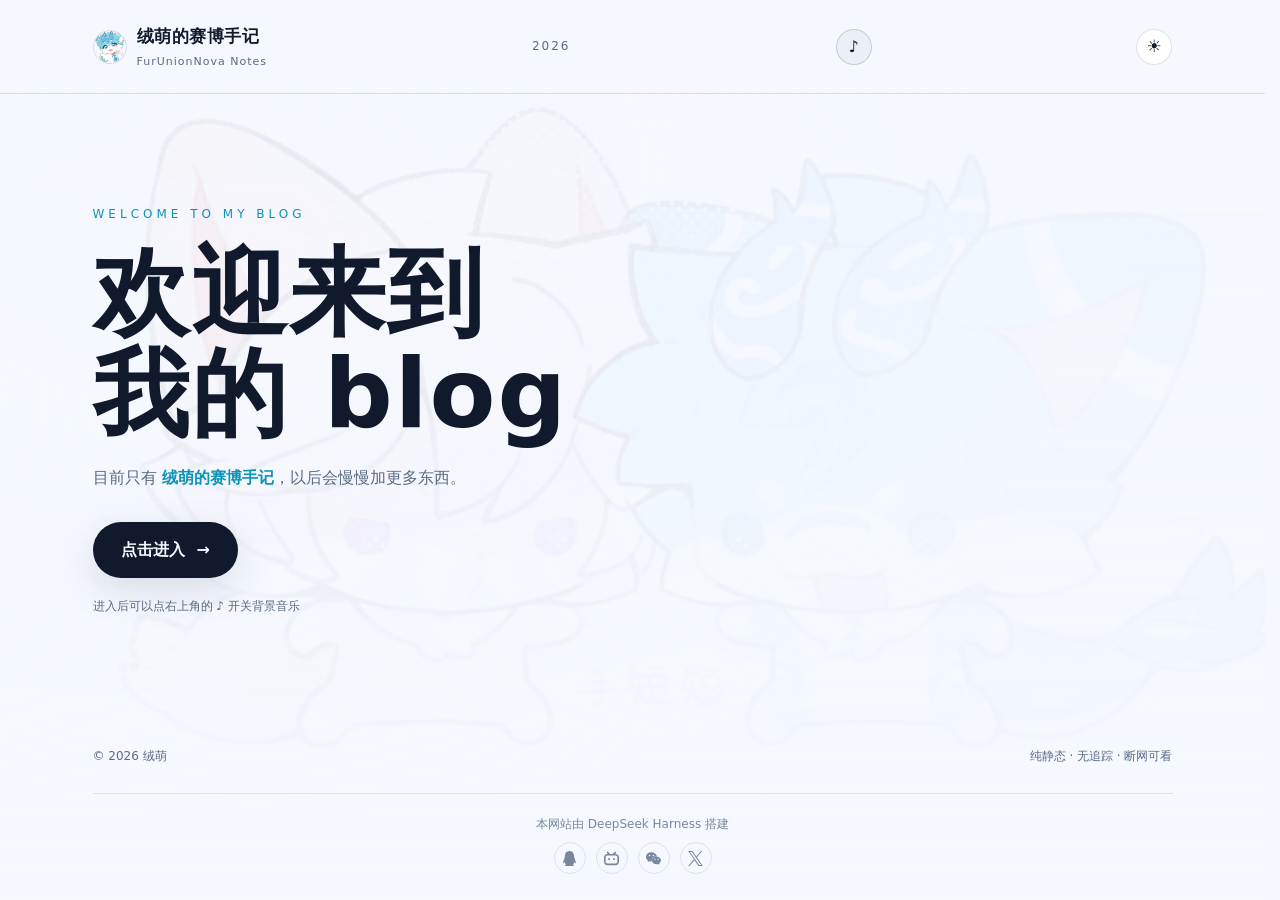
<file: index.html>
﻿<!doctype html>
<html lang="zh-CN">
<head>
<meta charset="utf-8">
<meta name="viewport" content="width=device-width, initial-scale=1">
<meta name="robots" content="noai, noimageai, noarchive">
<title>欢迎 · 绒萌的赛博手记</title>
<meta name="description" content="欢迎来到绒萌的博客。">
<meta property="og:title" content="欢迎 · 绒萌的赛博手记">
<meta property="og:description" content="欢迎来到绒萌的博客。">
<meta property="og:type" content="website">
<meta property="og:image" content="assets/img/og-cover.webp">
<meta name="theme-color" content="#050b14">
<meta property="og:locale" content="zh_CN">
<meta name="twitter:card" content="summary_large_image">
<link rel="manifest" href="site.webmanifest">
<link rel="preload" as="image" href="assets/img/fursona-08-480.webp" media="(max-width: 700px)" fetchpriority="high">
<link rel="preload" as="image" href="assets/img/fursona-08.webp" media="(min-width: 701px)" fetchpriority="high">

<script>try{var t=localStorage.getItem('blog-theme');if(t)document.documentElement.dataset.theme=t;else if(matchMedia('(prefers-color-scheme: light)').matches)document.documentElement.dataset.theme='light'}catch(e){}</script>
<link rel="stylesheet" href="assets/style.css?v=20261102al">
<link rel="icon" href="assets/img/avatar.webp">
</head>
<body class="welcome">
<picture>
  <source media="(max-width: 700px)" srcset="assets/img/fursona-08-480.webp">
  <img class="welcome-bg" src="assets/img/fursona-08.webp" alt="" aria-hidden="true" fetchpriority="high" decoding="async">
</picture>
<div class="welcome-veil" aria-hidden="true"></div>

<header class="welcome-head">
  <a class="brand" href="index.html">
    <img decoding="async" src="assets/img/avatar.webp" alt="绒萌的兽设头像" width="34" height="34">
    <span>绒萌的赛博手记<small>FurUnionNova Notes</small></span>
  </a>
  <span class="welcome-year">2026</span>
  <button class="music-toggle" type="button" aria-label="背景音乐" aria-pressed="false" title="开启背景音乐">♪</button>
  <button class="theme-toggle" type="button" aria-label="切换主题">☾</button>
</header>

<main class="welcome-main">
  <p class="eyebrow reveal">WELCOME TO MY BLOG</p>
  <h1 class="reveal">欢迎来到<br>我的 blog</h1>
  <p class="welcome-sub reveal">目前只有 <b>绒萌的赛博手记</b>，以后会慢慢加更多东西。</p>
  <a class="enter-btn reveal" href="home.html" data-enter>
    点击进入 <span aria-hidden="true">→</span>
  </a>
  <p class="welcome-hint reveal">进入后可以点右上角的 ♪ 开关背景音乐</p>
</main>

<footer class="welcome-foot">
  <span>© 2026 绒萌</span>
  <span>纯静态 · 无追踪 · 断网可看</span>
</footer>

<div class="site-credit">
  <p class="credit-built">本网站由 DeepSeek Harness 搭建</p>
  <div class="social-row" aria-label="联系我">
    <button class="social-btn" type="button" data-copy="3063871336" data-copy-label="QQ号" aria-label="复制 QQ 号：3063871336" title="复制 QQ 号">
      <svg viewBox="0 0 24 24" aria-hidden="true" focusable="false"><path d="M21.395 15.035a40 40 0 0 0-.803-2.264l-1.079-2.695c.001-.032.014-.562.014-.836C19.526 4.632 17.351 0 12 0S4.474 4.632 4.474 9.241c0 .274.013.804.014.836l-1.08 2.695a39 39 0 0 0-.802 2.264c-1.021 3.283-.69 4.643-.438 4.673.54.065 2.103-2.472 2.103-2.472 0 1.469.756 3.387 2.394 4.771-.612.188-1.363.479-1.845.835-.434.32-.379.646-.301.778.343.578 5.883.369 7.482.189 1.6.18 7.14.389 7.483-.189.078-.132.132-.458-.301-.778-.483-.356-1.233-.646-1.846-.836 1.637-1.384 2.393-3.302 2.393-4.771 0 0 1.563 2.537 2.103 2.472.251-.03.581-1.39-.438-4.673
"/></svg>
    </button>
    <a class="social-btn" href="https://space.bilibili.com/3494356931577975" target="_blank" rel="noopener noreferrer" aria-label="bilibili：3494356931577975" title="bilibili：3494356931577975">
      <svg viewBox="0 0 24 24" aria-hidden="true" focusable="false"><path d="M17.813 4.653h.854c1.51.054 2.769.578 3.773 1.574 1.004.995 1.524 2.249 1.56 3.76v7.36c-.036 1.51-.556 2.769-1.56 3.773s-2.262 1.524-3.773 1.56H5.333c-1.51-.036-2.769-.556-3.773-1.56S.036 18.858 0 17.347v-7.36c.036-1.511.556-2.765 1.56-3.76 1.004-.996 2.262-1.52 3.773-1.574h.774l-1.174-1.12a1.234 1.234 0 0 1-.373-.906c0-.356.124-.658.373-.907l.027-.027c.267-.249.573-.373.92-.373.347 0 .653.124.92.373L9.653 4.44c.071.071.134.142.187.213h4.267a.836.836 0 0 1 .16-.213l2.853-2.747c.267-.249.573-.373.92-.373.347 0 .662.151.929.4.267.249.391.551.391.907 0 .355-.124.657-.373.906zM5.333 7.24c-.746.018-1.373.276-1.88.773-.506.498-.769 1.13-.786 1.894v7.52c.017.764.28 1.395.786 1.893.507.498 1.134.756 1.88.773h13.334c.746-.017 1.373-.275 1.88-.773.506-.498.769-1.129.786-1.893v-7.52c-.017-.765-.28-1.396-.786-1.894-.507-.497-1.134-.755-1.88-.773zM8 11.107c.373 0 .684.124.933.373.25.249.383.569.4.96v1.173c-.017.391-.15.711-.4.96-.249.25-.56.374-.933.374s-.684-.125-.933-.374c-.25-.249-.383-.569-.4-.96V12.44c0-.373.129-.689.386-.947.258-.257.574-.386.947-.386zm8 0c.373 0 .684.124.933.373.25.249.383.569.4.96v1.173c-.017.391-.15.711-.4.96-.249.25-.56.374-.933.374s-.684-.125-.933-.374c-.25-.249-.383-.569-.4-.96V12.44c.017-.391.15-.711.4-.96.249-.249.56-.373.933-.373Z
"/></svg>
    </a>
    <button class="social-btn" type="button" data-copy="wxid_9a51jhiu103l21" data-copy-label="微信号" aria-label="复制微信号：wxid_9a51jhiu103l21" title="复制微信号">
      <svg viewBox="0 0 24 24" aria-hidden="true" focusable="false"><path d="M8.691 2.188C3.891 2.188 0 5.476 0 9.53c0 2.212 1.17 4.203 3.002 5.55a.59.59 0 0 1 .213.665l-.39 1.48c-.019.07-.048.141-.048.213 0 .163.13.295.29.295a.326.326 0 0 0 .167-.054l1.903-1.114a.864.864 0 0 1 .717-.098 10.16 10.16 0 0 0 2.837.403c.276 0 .543-.027.811-.05-.857-2.578.157-4.972 1.932-6.446 1.703-1.415 3.882-1.98 5.853-1.838-.576-3.583-4.196-6.348-8.596-6.348zM5.785 5.991c.642 0 1.162.529 1.162 1.18a1.17 1.17 0 0 1-1.162 1.178A1.17 1.17 0 0 1 4.623 7.17c0-.651.52-1.18 1.162-1.18zm5.813 0c.642 0 1.162.529 1.162 1.18a1.17 1.17 0 0 1-1.162 1.178 1.17 1.17 0 0 1-1.162-1.178c0-.651.52-1.18 1.162-1.18zm5.34 2.867c-1.797-.052-3.746.512-5.28 1.786-1.72 1.428-2.687 3.72-1.78 6.22.942 2.453 3.666 4.229 6.884 4.229.826 0 1.622-.12 2.361-.336a.722.722 0 0 1 .598.082l1.584.926a.272.272 0 0 0 .14.047c.134 0 .24-.111.24-.247 0-.06-.023-.12-.038-.177l-.327-1.233a.582.582 0 0 1-.023-.156.49.49 0 0 1 .201-.398C23.024 18.48 24 16.82 24 14.98c0-3.21-2.931-5.837-6.656-6.088V8.89c-.135-.01-.27-.027-.407-.03zm-2.53 3.274c.535 0 .969.44.969.982a.976.976 0 0 1-.969.983.976.976 0 0 1-.969-.983c0-.542.434-.982.97-.982zm4.844 0c.535 0 .969.44.969.982a.976.976 0 0 1-.969.983.976.976 0 0 1-.969-.983c0-.542.434-.982.969-.982z
"/></svg>
    </button>
    <a class="social-btn" href="https://x.com/the_starysky" target="_blank" rel="noopener noreferrer" aria-label="X：@the_starysky" title="X：@the_starysky">
      <svg viewBox="0 0 24 24" aria-hidden="true" focusable="false"><path d="M14.234 10.162 22.977 0h-2.072l-7.591 8.824L7.251 0H.258l9.168 13.343L.258 24H2.33l8.016-9.318L16.749 24h6.993zm-2.837 3.299-.929-1.329L3.076 1.56h3.182l5.965 8.532.929 1.329 7.754 11.09h-3.182z
"/></svg>
    </a>
  </div>
  <span class="social-status" role="status" aria-live="polite"></span>
</div>
<script src="assets/transition.js?v=20261102al" defer></script>
<script src="assets/music.js?v=20261102al" defer></script>
<script src="assets/blog.js?v=20261102al" defer></script>
</body>
</html>
</file>
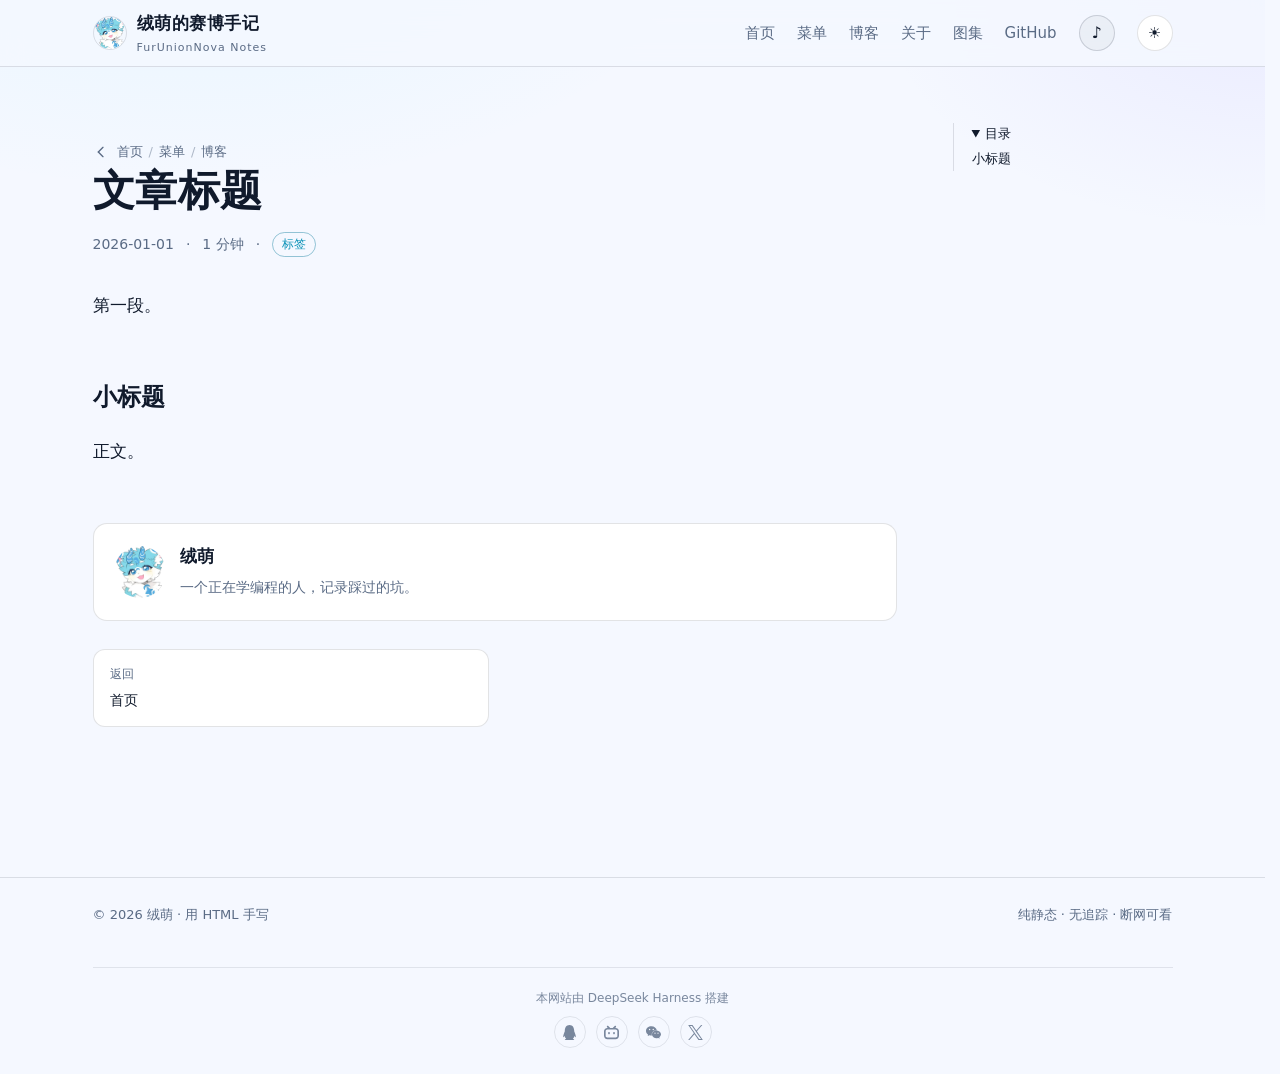
<file: _template.html>
﻿<!doctype html>
<!--
  新文章模板：
  1. 复制本文件到 posts/，改文件名（英文短横线，例如 my-first-post.html）
  2. 改 <title>、<meta name="description">、<h1>、<time datetime>、标签
  3. 正文写在 <div class="prose"> 里，用 h2 / h3 / p / ul / pre><code
  4. 回到 index.html，在 .post-list 里加一张卡片，链接指向新文件
  5. 运行 node tools/check.mjs 检查链接
-->
<html lang="zh-CN">
<head>
<meta charset="utf-8">
<meta name="viewport" content="width=device-width, initial-scale=1">
<meta name="robots" content="noai, noimageai, noarchive">
<title>文章标题 · 绒萌的赛博手记</title>
<meta name="description" content="一句话摘要。">
<meta property="og:title" content="文章标题">
<meta property="og:type" content="article">
<script>try{var t=localStorage.getItem('blog-theme');if(t)document.documentElement.dataset.theme=t;else if(matchMedia('(prefers-color-scheme: light)').matches)document.documentElement.dataset.theme='light'}catch(e){}</script>

<link rel="stylesheet" href="../assets/style.css?v=20261102al">
<link rel="icon" href="../assets/img/avatar.webp">
<meta name="theme-color" content="#0a1220">
<meta property="og:locale" content="zh_CN">
<meta name="twitter:card" content="summary_large_image">
<link rel="manifest" href="../site.webmanifest">
</head>
<body>
<a class="skip" href="#main">跳到正文</a>
<div class="progress" aria-hidden="true"></div>

<header class="site-header">
  <div class="wrap">
    <a class="brand" href="../index.html">
      <img decoding="async" src="../assets/img/avatar.webp" alt="绒萌的兽设头像" width="34" height="34">
      <span>绒萌的赛博手记<small>FurUnionNova Notes</small></span>
    </a>
    <nav class="nav" aria-label="主导航">
      <a href="../index.html">首页</a>
      <a href="../home.html">菜单</a>
      <a href="../blog.html">博客</a>
      <a href="../about.html">关于</a>
      <a href="../gallery.html">图集</a>
      <a href="https://github.com/" target="_blank" rel="noopener noreferrer">GitHub</a>
      <button class="music-toggle" type="button" aria-label="背景音乐" aria-pressed="false" title="开启背景音乐">♪</button>
      <button class="theme-toggle" type="button" aria-label="切换主题">☾</button>
    </nav>
  </div>
</header>

<main id="main" class="wrap article-layout">
  <article>
    <nav class="crumbs" aria-label="面包屑"><a class="crumb-back" href="../home.html" aria-label="返回上级菜单"><svg viewBox="0 0 24 24" width="16" height="16" aria-hidden="true" focusable="false"><path d="M15 5 8 12" fill="none" stroke="currentColor" stroke-width="2" stroke-linecap="round"/><path d="M8 12 15 19" fill="none" stroke="currentColor" stroke-width="2" stroke-linecap="round"/></svg></a><a href="../index.html">首页</a><span>/</span><a href="../home.html">菜单</a><span>/</span><a href="../blog.html">博客</a></nav>
    <header class="article-head">
      <h1>文章标题</h1>
      <div class="meta">
        <time datetime="2026-01-01">2026-01-01</time>
        <span>·</span>
        <span data-reading-time>—</span>
        <span>·</span>
        <span class="tag">标签</span>
      </div>
    </header>

    <div class="prose">
      <p>第一段。</p>
      <h2>小标题</h2>
      <p>正文。</p>
    </div>

    <div class="author">
      <img decoding="async" src="../assets/img/avatar.webp" alt="绒萌的兽设头像" width="52" height="52">
      <div><b>绒萌</b><span>一个正在学编程的人，记录踩过的坑。</span></div>
    </div>

    <nav class="pager" aria-label="文章导航">
      <a href="../index.html"><span>返回</span>首页</a>
      <span></span>
    </nav>
  </article>

  <aside class="toc" data-toc aria-label="目录"></aside>
</main>

<footer class="site-footer">
  <div class="wrap">
    <span>© <span data-year>2026</span> 绒萌 · 用 HTML 手写</span>
    <span>纯静态 · 无追踪 · 断网可看</span>
  </div>
</footer>

<button class="to-top" type="button" aria-label="返回顶部">↑</button><div class="site-credit">
  <p class="credit-built">本网站由 DeepSeek Harness 搭建</p>
  <div class="social-row" aria-label="联系我">
    <button class="social-btn" type="button" data-copy="3063871336" data-copy-label="QQ号" aria-label="复制 QQ 号：3063871336" title="复制 QQ 号">
      <svg viewBox="0 0 24 24" aria-hidden="true" focusable="false"><path d="M21.395 15.035a40 40 0 0 0-.803-2.264l-1.079-2.695c.001-.032.014-.562.014-.836C19.526 4.632 17.351 0 12 0S4.474 4.632 4.474 9.241c0 .274.013.804.014.836l-1.08 2.695a39 39 0 0 0-.802 2.264c-1.021 3.283-.69 4.643-.438 4.673.54.065 2.103-2.472 2.103-2.472 0 1.469.756 3.387 2.394 4.771-.612.188-1.363.479-1.845.835-.434.32-.379.646-.301.778.343.578 5.883.369 7.482.189 1.6.18 7.14.389 7.483-.189.078-.132.132-.458-.301-.778-.483-.356-1.233-.646-1.846-.836 1.637-1.384 2.393-3.302 2.393-4.771 0 0 1.563 2.537 2.103 2.472.251-.03.581-1.39-.438-4.673
"/></svg>
    </button>
    <a class="social-btn" href="https://space.bilibili.com/3494356931577975" target="_blank" rel="noopener noreferrer" aria-label="bilibili：3494356931577975" title="bilibili：3494356931577975">
      <svg viewBox="0 0 24 24" aria-hidden="true" focusable="false"><path d="M17.813 4.653h.854c1.51.054 2.769.578 3.773 1.574 1.004.995 1.524 2.249 1.56 3.76v7.36c-.036 1.51-.556 2.769-1.56 3.773s-2.262 1.524-3.773 1.56H5.333c-1.51-.036-2.769-.556-3.773-1.56S.036 18.858 0 17.347v-7.36c.036-1.511.556-2.765 1.56-3.76 1.004-.996 2.262-1.52 3.773-1.574h.774l-1.174-1.12a1.234 1.234 0 0 1-.373-.906c0-.356.124-.658.373-.907l.027-.027c.267-.249.573-.373.92-.373.347 0 .653.124.92.373L9.653 4.44c.071.071.134.142.187.213h4.267a.836.836 0 0 1 .16-.213l2.853-2.747c.267-.249.573-.373.92-.373.347 0 .662.151.929.4.267.249.391.551.391.907 0 .355-.124.657-.373.906zM5.333 7.24c-.746.018-1.373.276-1.88.773-.506.498-.769 1.13-.786 1.894v7.52c.017.764.28 1.395.786 1.893.507.498 1.134.756 1.88.773h13.334c.746-.017 1.373-.275 1.88-.773.506-.498.769-1.129.786-1.893v-7.52c-.017-.765-.28-1.396-.786-1.894-.507-.497-1.134-.755-1.88-.773zM8 11.107c.373 0 .684.124.933.373.25.249.383.569.4.96v1.173c-.017.391-.15.711-.4.96-.249.25-.56.374-.933.374s-.684-.125-.933-.374c-.25-.249-.383-.569-.4-.96V12.44c0-.373.129-.689.386-.947.258-.257.574-.386.947-.386zm8 0c.373 0 .684.124.933.373.25.249.383.569.4.96v1.173c-.017.391-.15.711-.4.96-.249.25-.56.374-.933.374s-.684-.125-.933-.374c-.25-.249-.383-.569-.4-.96V12.44c.017-.391.15-.711.4-.96.249-.249.56-.373.933-.373Z
"/></svg>
    </a>
    <button class="social-btn" type="button" data-copy="wxid_9a51jhiu103l21" data-copy-label="微信号" aria-label="复制微信号：wxid_9a51jhiu103l21" title="复制微信号">
      <svg viewBox="0 0 24 24" aria-hidden="true" focusable="false"><path d="M8.691 2.188C3.891 2.188 0 5.476 0 9.53c0 2.212 1.17 4.203 3.002 5.55a.59.59 0 0 1 .213.665l-.39 1.48c-.019.07-.048.141-.048.213 0 .163.13.295.29.295a.326.326 0 0 0 .167-.054l1.903-1.114a.864.864 0 0 1 .717-.098 10.16 10.16 0 0 0 2.837.403c.276 0 .543-.027.811-.05-.857-2.578.157-4.972 1.932-6.446 1.703-1.415 3.882-1.98 5.853-1.838-.576-3.583-4.196-6.348-8.596-6.348zM5.785 5.991c.642 0 1.162.529 1.162 1.18a1.17 1.17 0 0 1-1.162 1.178A1.17 1.17 0 0 1 4.623 7.17c0-.651.52-1.18 1.162-1.18zm5.813 0c.642 0 1.162.529 1.162 1.18a1.17 1.17 0 0 1-1.162 1.178 1.17 1.17 0 0 1-1.162-1.178c0-.651.52-1.18 1.162-1.18zm5.34 2.867c-1.797-.052-3.746.512-5.28 1.786-1.72 1.428-2.687 3.72-1.78 6.22.942 2.453 3.666 4.229 6.884 4.229.826 0 1.622-.12 2.361-.336a.722.722 0 0 1 .598.082l1.584.926a.272.272 0 0 0 .14.047c.134 0 .24-.111.24-.247 0-.06-.023-.12-.038-.177l-.327-1.233a.582.582 0 0 1-.023-.156.49.49 0 0 1 .201-.398C23.024 18.48 24 16.82 24 14.98c0-3.21-2.931-5.837-6.656-6.088V8.89c-.135-.01-.27-.027-.407-.03zm-2.53 3.274c.535 0 .969.44.969.982a.976.976 0 0 1-.969.983.976.976 0 0 1-.969-.983c0-.542.434-.982.97-.982zm4.844 0c.535 0 .969.44.969.982a.976.976 0 0 1-.969.983.976.976 0 0 1-.969-.983c0-.542.434-.982.969-.982z
"/></svg>
    </button>
    <a class="social-btn" href="https://x.com/the_starysky" target="_blank" rel="noopener noreferrer" aria-label="X：@the_starysky" title="X：@the_starysky">
      <svg viewBox="0 0 24 24" aria-hidden="true" focusable="false"><path d="M14.234 10.162 22.977 0h-2.072l-7.591 8.824L7.251 0H.258l9.168 13.343L.258 24H2.33l8.016-9.318L16.749 24h6.993zm-2.837 3.299-.929-1.329L3.076 1.56h3.182l5.965 8.532.929 1.329 7.754 11.09h-3.182z
"/></svg>
    </a>
  </div>
  <span class="social-status" role="status" aria-live="polite"></span>
</div>
<script src="../assets/transition.js?v=20261102al" defer></script>
<script src="../assets/music.js?v=20261102al" defer></script>
<script src="../assets/blog.js?v=20261102al" defer></script>
</body>
</html>
</file>
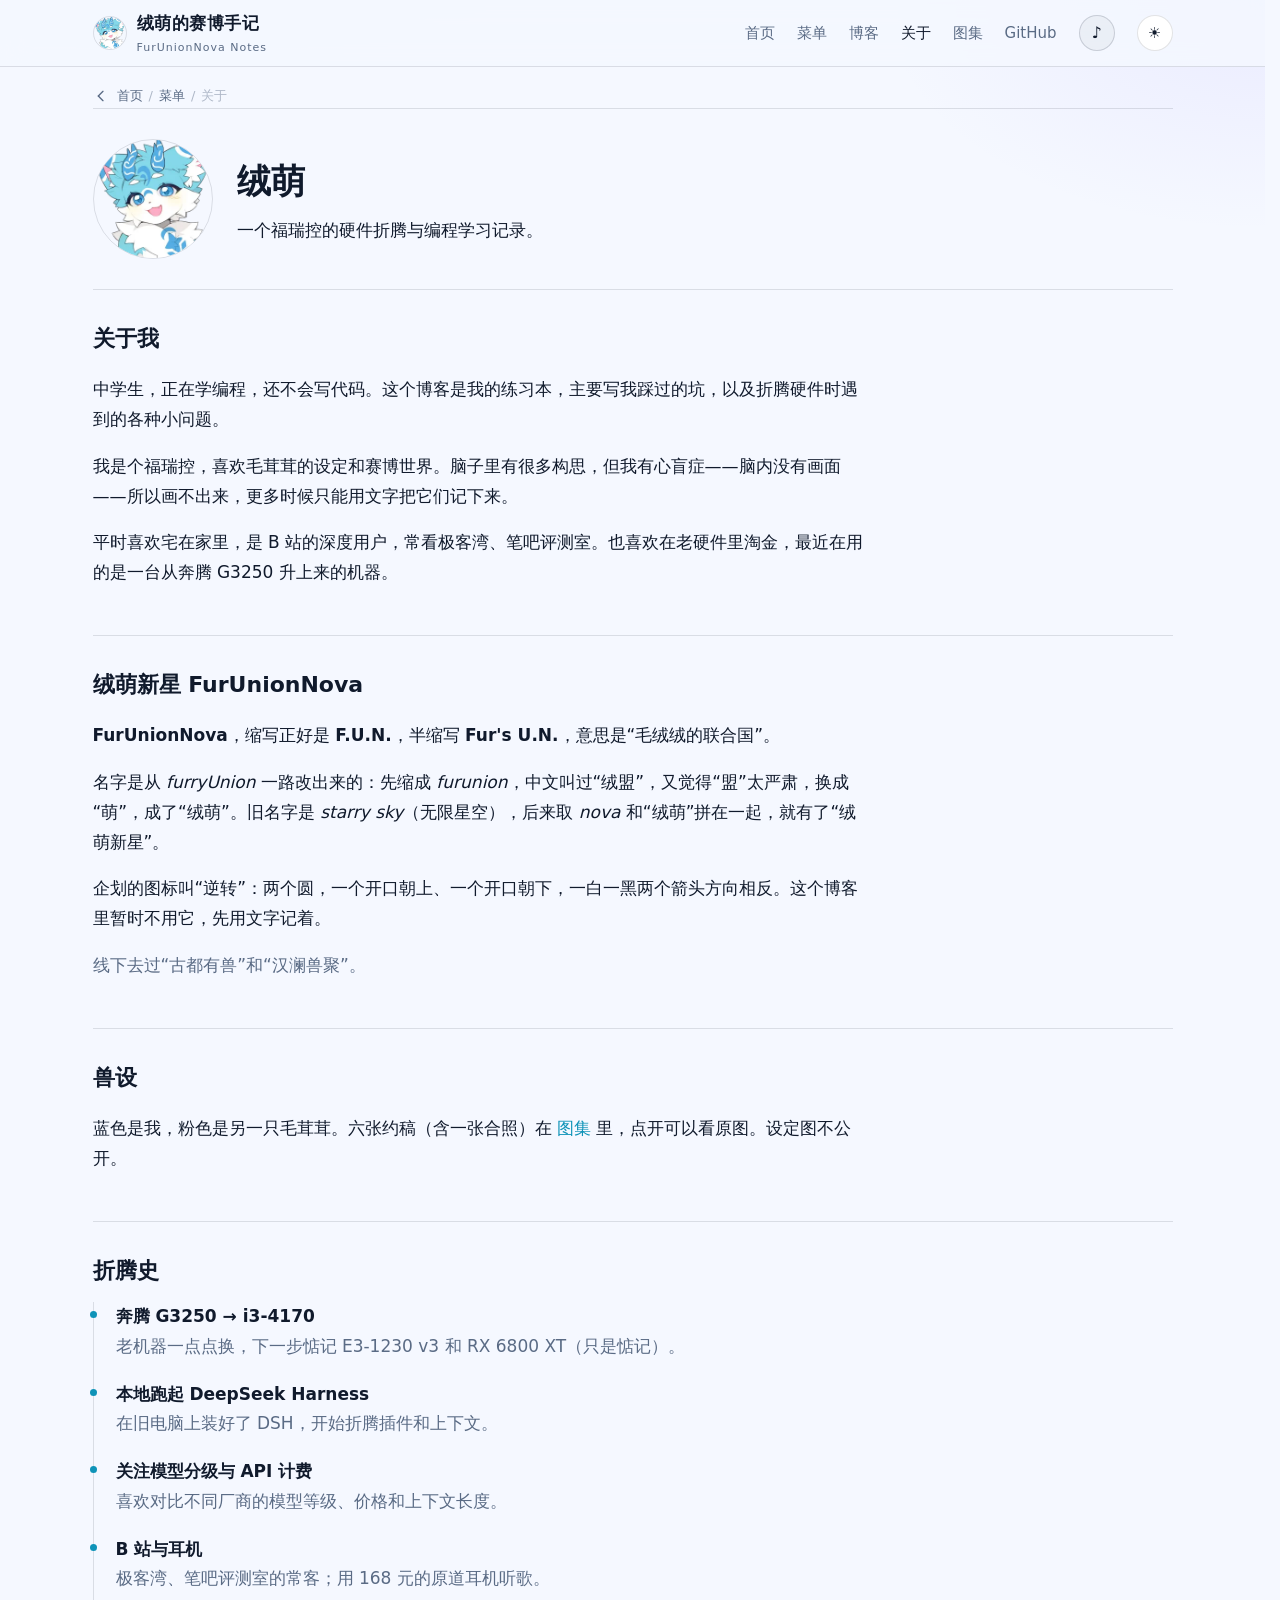
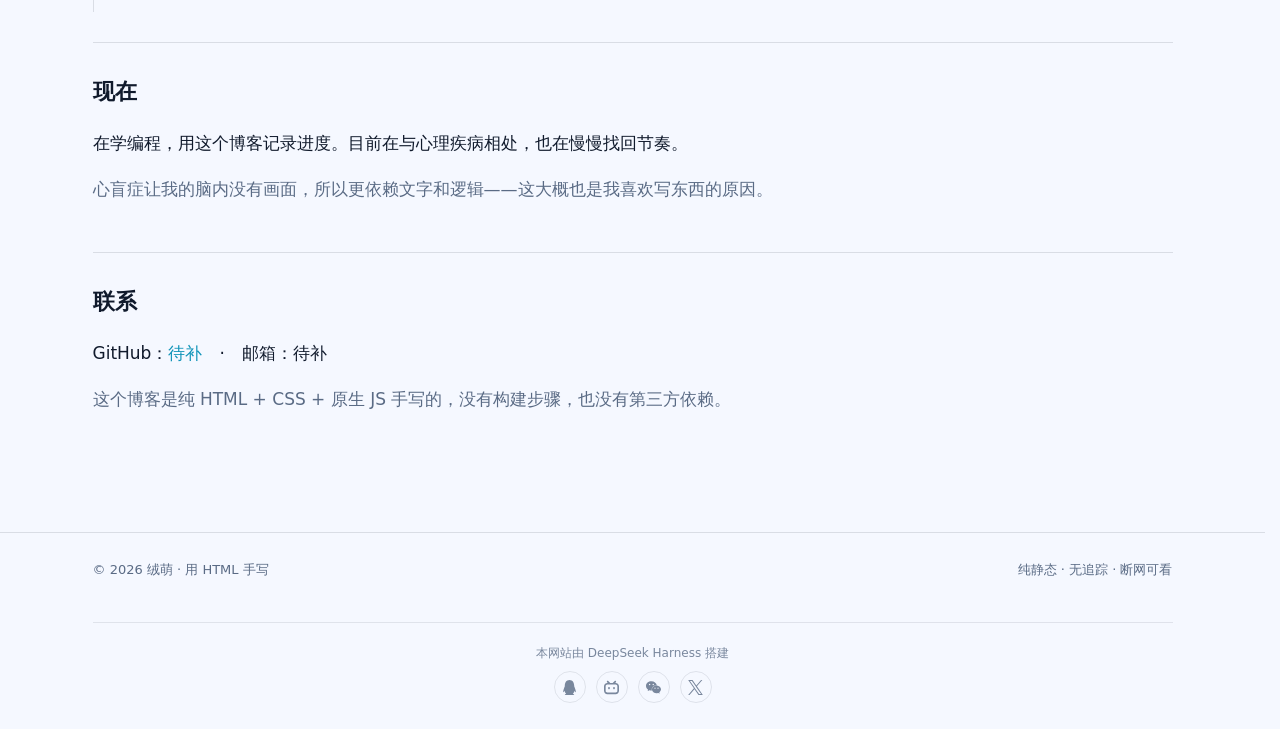
<file: about.html>
﻿<!doctype html>
<html lang="zh-CN">
<head>
<meta charset="utf-8">
<meta name="viewport" content="width=device-width, initial-scale=1">
<meta name="robots" content="noai, noimageai, noarchive">
<title>关于 · 绒萌的赛博手记</title>
<meta name="description" content="关于绒萌：福瑞企划、硬件折腾、数码爱好，以及正在学编程的我。">
<meta property="og:title" content="关于 · 绒萌的赛博手记">
<meta property="og:description" content="关于绒萌：福瑞企划、硬件折腾、数码爱好，以及正在学编程的我。">
<meta property="og:type" content="website">
<meta property="og:image" content="assets/img/og-cover.webp">
<script>try{var t=localStorage.getItem('blog-theme');if(t)document.documentElement.dataset.theme=t;else if(matchMedia('(prefers-color-scheme: light)').matches)document.documentElement.dataset.theme='light'}catch(e){}</script>

<link rel="stylesheet" href="assets/style.css?v=20261102al">
<link rel="icon" href="assets/img/avatar.webp">
<meta name="theme-color" content="#0a1220">
<meta property="og:locale" content="zh_CN">
<meta name="twitter:card" content="summary_large_image">
<link rel="manifest" href="site.webmanifest">
</head>
<body>
<a class="skip" href="#main">跳到正文</a>

<header class="site-header">
  <div class="wrap">
    <a class="brand" href="index.html">
      <img decoding="async" src="assets/img/avatar.webp" alt="绒萌的兽设头像" width="34" height="34">
      <span>绒萌的赛博手记<small>FurUnionNova Notes</small></span>
    </a>
    <nav class="nav" aria-label="主导航">
      <a href="index.html">首页</a>
      <a href="home.html">菜单</a>
      <a href="blog.html">博客</a>
      <a href="about.html" aria-current="page">关于</a>
      <a href="gallery.html">图集</a>
      <a href="https://github.com/" target="_blank" rel="noopener noreferrer">GitHub</a>
      <button class="music-toggle" type="button" aria-label="背景音乐" aria-pressed="false" title="开启背景音乐">♪</button>
      <button class="theme-toggle" type="button" aria-label="切换主题">☾</button>
    </nav>
  </div>
</header>

<main id="main" class="wrap about"><nav class="crumbs" aria-label="面包屑"><a class="crumb-back" href="home.html" aria-label="返回上级菜单"><svg viewBox="0 0 24 24" width="16" height="16" aria-hidden="true" focusable="false"><path d="M15 5 8 12" fill="none" stroke="currentColor" stroke-width="2" stroke-linecap="round"/><path d="M8 12 15 19" fill="none" stroke="currentColor" stroke-width="2" stroke-linecap="round"/></svg></a><a href="index.html">首页</a><span>/</span><a href="home.html">菜单</a><span>/</span><span aria-current="page">关于</span></nav>
  <section class="about-head">
    <img decoding="async" src="assets/img/avatar.webp" alt="绒萌的兽设头像" width="120" height="120">
    <div>
      <h1>绒萌</h1>
      <p>一个福瑞控的硬件折腾与编程学习记录。</p>
    </div>
  </section>

  <section>
    <h2>关于我</h2>
    <p>中学生，正在学编程，还不会写代码。这个博客是我的练习本，主要写我踩过的坑，以及折腾硬件时遇到的各种小问题。</p>
    <p>我是个福瑞控，喜欢毛茸茸的设定和赛博世界。脑子里有很多构思，但我有心盲症——脑内没有画面——所以画不出来，更多时候只能用文字把它们记下来。</p>
    <p>平时喜欢宅在家里，是 B 站的深度用户，常看极客湾、笔吧评测室。也喜欢在老硬件里淘金，最近在用的是一台从奔腾 G3250 升上来的机器。</p>
  </section>

  <section>
    <h2>绒萌新星 FurUnionNova</h2>
    <p><strong>FurUnionNova</strong>，缩写正好是 <strong>F.U.N.</strong>，半缩写 <strong>Fur's U.N.</strong>，意思是“毛绒绒的联合国”。</p>
    <p>名字是从 <em>furryUnion</em> 一路改出来的：先缩成 <em>furunion</em>，中文叫过“绒盟”，又觉得“盟”太严肃，换成“萌”，成了“绒萌”。旧名字是 <em>starry sky</em>（无限星空），后来取 <em>nova</em> 和“绒萌”拼在一起，就有了“绒萌新星”。</p>
    <p>企划的图标叫“逆转”：两个圆，一个开口朝上、一个开口朝下，一白一黑两个箭头方向相反。这个博客里暂时不用它，先用文字记着。</p>
    <p class="muted">线下去过“古都有兽”和“汉澜兽聚”。</p>
  </section>

  <section>
    <h2>兽设</h2>
    <p>蓝色是我，粉色是另一只毛茸茸。六张约稿（含一张合照）在 <a href="gallery.html">图集</a> 里，点开可以看原图。设定图不公开。</p>
  </section>

  <section>
    <h2>折腾史</h2>
    <ul class="timeline">
      <li><b>奔腾 G3250 → i3-4170</b><span class="muted">老机器一点点换，下一步惦记 E3-1230 v3 和 RX 6800 XT（只是惦记）。</span></li>
      <li><b>本地跑起 DeepSeek Harness</b><span class="muted">在旧电脑上装好了 DSH，开始折腾插件和上下文。</span></li>
      <li><b>关注模型分级与 API 计费</b><span class="muted">喜欢对比不同厂商的模型等级、价格和上下文长度。</span></li>
      <li><b>B 站与耳机</b><span class="muted">极客湾、笔吧评测室的常客；用 168 元的原道耳机听歌。</span></li>
    </ul>
  </section>

  <section>
    <h2>现在</h2>
    <p>在学编程，用这个博客记录进度。目前在与心理疾病相处，也在慢慢找回节奏。</p>
    <p class="muted">心盲症让我的脑内没有画面，所以更依赖文字和逻辑——这大概也是我喜欢写东西的原因。</p>
  </section>

  <section>
    <h2>联系</h2>
    <p>GitHub：<a href="https://github.com/" target="_blank" rel="noopener noreferrer">待补</a>　·　邮箱：待补</p>
    <p class="muted">这个博客是纯 HTML + CSS + 原生 JS 手写的，没有构建步骤，也没有第三方依赖。</p>
  </section>
</main>

<footer class="site-footer">
  <div class="wrap">
    <span>© <span data-year>2026</span> 绒萌 · 用 HTML 手写</span>
    <span>纯静态 · 无追踪 · 断网可看</span>
  </div>
</footer>
<div class="site-credit">
  <p class="credit-built">本网站由 DeepSeek Harness 搭建</p>
  <div class="social-row" aria-label="联系我">
    <button class="social-btn" type="button" data-copy="3063871336" data-copy-label="QQ号" aria-label="复制 QQ 号：3063871336" title="复制 QQ 号">
      <svg viewBox="0 0 24 24" aria-hidden="true" focusable="false"><path d="M21.395 15.035a40 40 0 0 0-.803-2.264l-1.079-2.695c.001-.032.014-.562.014-.836C19.526 4.632 17.351 0 12 0S4.474 4.632 4.474 9.241c0 .274.013.804.014.836l-1.08 2.695a39 39 0 0 0-.802 2.264c-1.021 3.283-.69 4.643-.438 4.673.54.065 2.103-2.472 2.103-2.472 0 1.469.756 3.387 2.394 4.771-.612.188-1.363.479-1.845.835-.434.32-.379.646-.301.778.343.578 5.883.369 7.482.189 1.6.18 7.14.389 7.483-.189.078-.132.132-.458-.301-.778-.483-.356-1.233-.646-1.846-.836 1.637-1.384 2.393-3.302 2.393-4.771 0 0 1.563 2.537 2.103 2.472.251-.03.581-1.39-.438-4.673
"/></svg>
    </button>
    <a class="social-btn" href="https://space.bilibili.com/3494356931577975" target="_blank" rel="noopener noreferrer" aria-label="bilibili：3494356931577975" title="bilibili：3494356931577975">
      <svg viewBox="0 0 24 24" aria-hidden="true" focusable="false"><path d="M17.813 4.653h.854c1.51.054 2.769.578 3.773 1.574 1.004.995 1.524 2.249 1.56 3.76v7.36c-.036 1.51-.556 2.769-1.56 3.773s-2.262 1.524-3.773 1.56H5.333c-1.51-.036-2.769-.556-3.773-1.56S.036 18.858 0 17.347v-7.36c.036-1.511.556-2.765 1.56-3.76 1.004-.996 2.262-1.52 3.773-1.574h.774l-1.174-1.12a1.234 1.234 0 0 1-.373-.906c0-.356.124-.658.373-.907l.027-.027c.267-.249.573-.373.92-.373.347 0 .653.124.92.373L9.653 4.44c.071.071.134.142.187.213h4.267a.836.836 0 0 1 .16-.213l2.853-2.747c.267-.249.573-.373.92-.373.347 0 .662.151.929.4.267.249.391.551.391.907 0 .355-.124.657-.373.906zM5.333 7.24c-.746.018-1.373.276-1.88.773-.506.498-.769 1.13-.786 1.894v7.52c.017.764.28 1.395.786 1.893.507.498 1.134.756 1.88.773h13.334c.746-.017 1.373-.275 1.88-.773.506-.498.769-1.129.786-1.893v-7.52c-.017-.765-.28-1.396-.786-1.894-.507-.497-1.134-.755-1.88-.773zM8 11.107c.373 0 .684.124.933.373.25.249.383.569.4.96v1.173c-.017.391-.15.711-.4.96-.249.25-.56.374-.933.374s-.684-.125-.933-.374c-.25-.249-.383-.569-.4-.96V12.44c0-.373.129-.689.386-.947.258-.257.574-.386.947-.386zm8 0c.373 0 .684.124.933.373.25.249.383.569.4.96v1.173c-.017.391-.15.711-.4.96-.249.25-.56.374-.933.374s-.684-.125-.933-.374c-.25-.249-.383-.569-.4-.96V12.44c.017-.391.15-.711.4-.96.249-.249.56-.373.933-.373Z
"/></svg>
    </a>
    <button class="social-btn" type="button" data-copy="wxid_9a51jhiu103l21" data-copy-label="微信号" aria-label="复制微信号：wxid_9a51jhiu103l21" title="复制微信号">
      <svg viewBox="0 0 24 24" aria-hidden="true" focusable="false"><path d="M8.691 2.188C3.891 2.188 0 5.476 0 9.53c0 2.212 1.17 4.203 3.002 5.55a.59.59 0 0 1 .213.665l-.39 1.48c-.019.07-.048.141-.048.213 0 .163.13.295.29.295a.326.326 0 0 0 .167-.054l1.903-1.114a.864.864 0 0 1 .717-.098 10.16 10.16 0 0 0 2.837.403c.276 0 .543-.027.811-.05-.857-2.578.157-4.972 1.932-6.446 1.703-1.415 3.882-1.98 5.853-1.838-.576-3.583-4.196-6.348-8.596-6.348zM5.785 5.991c.642 0 1.162.529 1.162 1.18a1.17 1.17 0 0 1-1.162 1.178A1.17 1.17 0 0 1 4.623 7.17c0-.651.52-1.18 1.162-1.18zm5.813 0c.642 0 1.162.529 1.162 1.18a1.17 1.17 0 0 1-1.162 1.178 1.17 1.17 0 0 1-1.162-1.178c0-.651.52-1.18 1.162-1.18zm5.34 2.867c-1.797-.052-3.746.512-5.28 1.786-1.72 1.428-2.687 3.72-1.78 6.22.942 2.453 3.666 4.229 6.884 4.229.826 0 1.622-.12 2.361-.336a.722.722 0 0 1 .598.082l1.584.926a.272.272 0 0 0 .14.047c.134 0 .24-.111.24-.247 0-.06-.023-.12-.038-.177l-.327-1.233a.582.582 0 0 1-.023-.156.49.49 0 0 1 .201-.398C23.024 18.48 24 16.82 24 14.98c0-3.21-2.931-5.837-6.656-6.088V8.89c-.135-.01-.27-.027-.407-.03zm-2.53 3.274c.535 0 .969.44.969.982a.976.976 0 0 1-.969.983.976.976 0 0 1-.969-.983c0-.542.434-.982.97-.982zm4.844 0c.535 0 .969.44.969.982a.976.976 0 0 1-.969.983.976.976 0 0 1-.969-.983c0-.542.434-.982.969-.982z
"/></svg>
    </button>
    <a class="social-btn" href="https://x.com/the_starysky" target="_blank" rel="noopener noreferrer" aria-label="X：@the_starysky" title="X：@the_starysky">
      <svg viewBox="0 0 24 24" aria-hidden="true" focusable="false"><path d="M14.234 10.162 22.977 0h-2.072l-7.591 8.824L7.251 0H.258l9.168 13.343L.258 24H2.33l8.016-9.318L16.749 24h6.993zm-2.837 3.299-.929-1.329L3.076 1.56h3.182l5.965 8.532.929 1.329 7.754 11.09h-3.182z
"/></svg>
    </a>
  </div>
  <span class="social-status" role="status" aria-live="polite"></span>
</div>
<script src="assets/transition.js?v=20261102al" defer></script>
<script src="assets/music.js?v=20261102al" defer></script>
<script src="assets/blog.js?v=20261102al" defer></script>
</body>
</html>
</file>
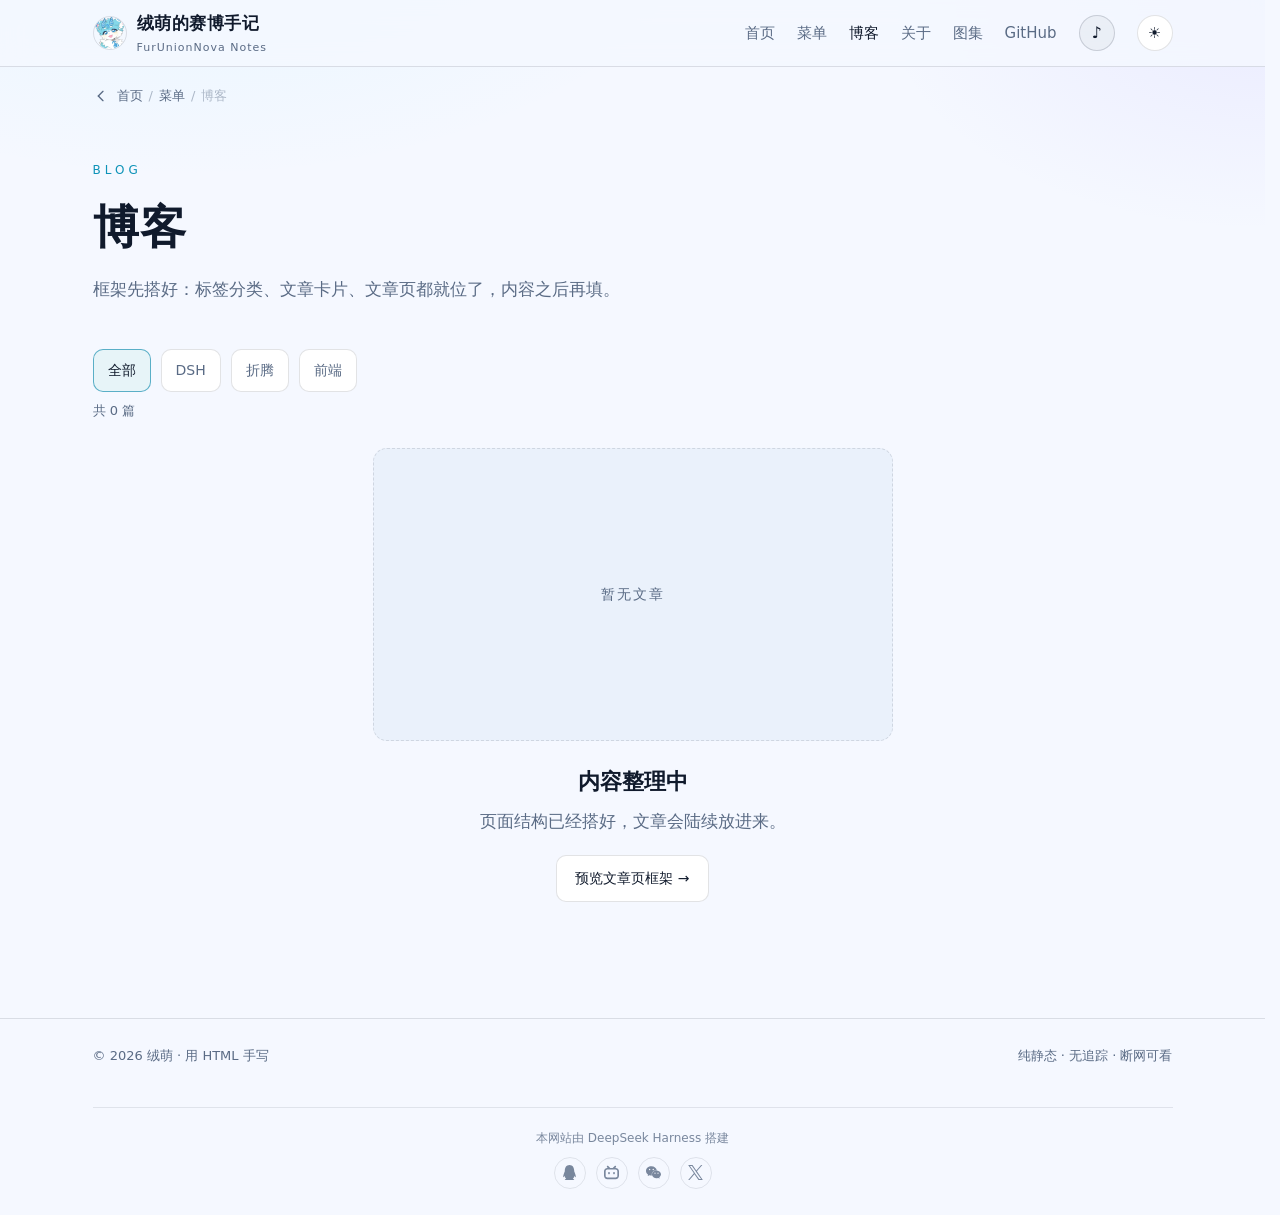
<file: blog.html>
﻿<!doctype html>
<html lang="zh-CN">
<head>
<meta charset="utf-8">
<meta name="viewport" content="width=device-width, initial-scale=1">
<meta name="robots" content="noai, noimageai, noarchive">
<title>博客 · 绒萌的赛博手记</title>
<meta name="description" content="博客页面框架：标签分类、文章卡片与文章页占位。">
<meta property="og:title" content="博客 · 绒萌的赛博手记">
<meta property="og:description" content="博客页面框架，内容整理中。">
<meta property="og:type" content="website">
<meta property="og:image" content="assets/img/og-cover.webp">
<meta name="theme-color" content="#0a1220">
<meta property="og:locale" content="zh_CN">
<meta name="twitter:card" content="summary_large_image">
<link rel="manifest" href="site.webmanifest">
<script>try{var t=localStorage.getItem('blog-theme');if(t)document.documentElement.dataset.theme=t;else if(matchMedia('(prefers-color-scheme: light)').matches)document.documentElement.dataset.theme='light'}catch(e){}</script>

<link rel="stylesheet" href="assets/style.css?v=20261102al">
<link rel="icon" href="assets/img/avatar.webp">
</head>
<body>
<a class="skip" href="#main">跳到正文</a>

<header class="site-header">
  <div class="wrap">
    <a class="brand" href="index.html">
      <img decoding="async" src="assets/img/avatar.webp" alt="绒萌的兽设头像" width="34" height="34">
      <span>绒萌的赛博手记<small>FurUnionNova Notes</small></span>
    </a>
    <nav class="nav" aria-label="主导航">
      <a href="index.html">首页</a>
      <a href="home.html">菜单</a>
      <a href="blog.html" aria-current="page">博客</a>
      <a href="about.html">关于</a>
      <a href="gallery.html">图集</a>
      <a href="https://github.com/" target="_blank" rel="noopener noreferrer">GitHub</a>
      <button class="music-toggle" type="button" aria-label="背景音乐" aria-pressed="false" title="开启背景音乐">♪</button>
      <button class="theme-toggle" type="button" aria-label="切换主题">☾</button>
    </nav>
  </div>
</header>

<main id="main" class="wrap"><nav class="crumbs" aria-label="面包屑"><a class="crumb-back" href="home.html" aria-label="返回上级菜单"><svg viewBox="0 0 24 24" width="16" height="16" aria-hidden="true" focusable="false"><path d="M15 5 8 12" fill="none" stroke="currentColor" stroke-width="2" stroke-linecap="round"/><path d="M8 12 15 19" fill="none" stroke="currentColor" stroke-width="2" stroke-linecap="round"/></svg></a><a href="index.html">首页</a><span>/</span><a href="home.html">菜单</a><span>/</span><span aria-current="page">博客</span></nav>
  <section class="hub-hero">
    <p class="eyebrow">BLOG</p>
    <h1>博客</h1>
    <p class="lede">框架先搭好：标签分类、文章卡片、文章页都就位了，内容之后再填。</p>
  </section>

  <div class="filters" role="group" aria-label="按标签筛选">
    <button class="chip" type="button" data-filter="all" aria-pressed="true">全部</button>
    <button class="chip" type="button" data-filter="dsh" aria-pressed="false">DSH</button>
    <button class="chip" type="button" data-filter="折腾" aria-pressed="false">折腾</button>
    <button class="chip" type="button" data-filter="前端" aria-pressed="false">前端</button>
  </div>
  <p class="filter-count" aria-live="polite">共 0 篇</p>

  <div class="post-grid" id="post-list"></div>

  <section class="empty-state">
    <div class="blank-frame" role="img" aria-label="暂无文章">
      <span>暂无文章</span>
    </div>
    <h2>内容整理中</h2>
    <p>页面结构已经搭好，文章会陆续放进来。</p>
    <a class="btn" href="posts/placeholder.html">预览文章页框架 →</a>
  </section>
</main>

<footer class="site-footer">
  <div class="wrap">
    <span>© <span data-year>2026</span> 绒萌 · 用 HTML 手写</span>
    <span>纯静态 · 无追踪 · 断网可看</span>
  </div>
</footer>

<button class="to-top" type="button" aria-label="返回顶部">↑</button><div class="site-credit">
  <p class="credit-built">本网站由 DeepSeek Harness 搭建</p>
  <div class="social-row" aria-label="联系我">
    <button class="social-btn" type="button" data-copy="3063871336" data-copy-label="QQ号" aria-label="复制 QQ 号：3063871336" title="复制 QQ 号">
      <svg viewBox="0 0 24 24" aria-hidden="true" focusable="false"><path d="M21.395 15.035a40 40 0 0 0-.803-2.264l-1.079-2.695c.001-.032.014-.562.014-.836C19.526 4.632 17.351 0 12 0S4.474 4.632 4.474 9.241c0 .274.013.804.014.836l-1.08 2.695a39 39 0 0 0-.802 2.264c-1.021 3.283-.69 4.643-.438 4.673.54.065 2.103-2.472 2.103-2.472 0 1.469.756 3.387 2.394 4.771-.612.188-1.363.479-1.845.835-.434.32-.379.646-.301.778.343.578 5.883.369 7.482.189 1.6.18 7.14.389 7.483-.189.078-.132.132-.458-.301-.778-.483-.356-1.233-.646-1.846-.836 1.637-1.384 2.393-3.302 2.393-4.771 0 0 1.563 2.537 2.103 2.472.251-.03.581-1.39-.438-4.673
"/></svg>
    </button>
    <a class="social-btn" href="https://space.bilibili.com/3494356931577975" target="_blank" rel="noopener noreferrer" aria-label="bilibili：3494356931577975" title="bilibili：3494356931577975">
      <svg viewBox="0 0 24 24" aria-hidden="true" focusable="false"><path d="M17.813 4.653h.854c1.51.054 2.769.578 3.773 1.574 1.004.995 1.524 2.249 1.56 3.76v7.36c-.036 1.51-.556 2.769-1.56 3.773s-2.262 1.524-3.773 1.56H5.333c-1.51-.036-2.769-.556-3.773-1.56S.036 18.858 0 17.347v-7.36c.036-1.511.556-2.765 1.56-3.76 1.004-.996 2.262-1.52 3.773-1.574h.774l-1.174-1.12a1.234 1.234 0 0 1-.373-.906c0-.356.124-.658.373-.907l.027-.027c.267-.249.573-.373.92-.373.347 0 .653.124.92.373L9.653 4.44c.071.071.134.142.187.213h4.267a.836.836 0 0 1 .16-.213l2.853-2.747c.267-.249.573-.373.92-.373.347 0 .662.151.929.4.267.249.391.551.391.907 0 .355-.124.657-.373.906zM5.333 7.24c-.746.018-1.373.276-1.88.773-.506.498-.769 1.13-.786 1.894v7.52c.017.764.28 1.395.786 1.893.507.498 1.134.756 1.88.773h13.334c.746-.017 1.373-.275 1.88-.773.506-.498.769-1.129.786-1.893v-7.52c-.017-.765-.28-1.396-.786-1.894-.507-.497-1.134-.755-1.88-.773zM8 11.107c.373 0 .684.124.933.373.25.249.383.569.4.96v1.173c-.017.391-.15.711-.4.96-.249.25-.56.374-.933.374s-.684-.125-.933-.374c-.25-.249-.383-.569-.4-.96V12.44c0-.373.129-.689.386-.947.258-.257.574-.386.947-.386zm8 0c.373 0 .684.124.933.373.25.249.383.569.4.96v1.173c-.017.391-.15.711-.4.96-.249.25-.56.374-.933.374s-.684-.125-.933-.374c-.25-.249-.383-.569-.4-.96V12.44c.017-.391.15-.711.4-.96.249-.249.56-.373.933-.373Z
"/></svg>
    </a>
    <button class="social-btn" type="button" data-copy="wxid_9a51jhiu103l21" data-copy-label="微信号" aria-label="复制微信号：wxid_9a51jhiu103l21" title="复制微信号">
      <svg viewBox="0 0 24 24" aria-hidden="true" focusable="false"><path d="M8.691 2.188C3.891 2.188 0 5.476 0 9.53c0 2.212 1.17 4.203 3.002 5.55a.59.59 0 0 1 .213.665l-.39 1.48c-.019.07-.048.141-.048.213 0 .163.13.295.29.295a.326.326 0 0 0 .167-.054l1.903-1.114a.864.864 0 0 1 .717-.098 10.16 10.16 0 0 0 2.837.403c.276 0 .543-.027.811-.05-.857-2.578.157-4.972 1.932-6.446 1.703-1.415 3.882-1.98 5.853-1.838-.576-3.583-4.196-6.348-8.596-6.348zM5.785 5.991c.642 0 1.162.529 1.162 1.18a1.17 1.17 0 0 1-1.162 1.178A1.17 1.17 0 0 1 4.623 7.17c0-.651.52-1.18 1.162-1.18zm5.813 0c.642 0 1.162.529 1.162 1.18a1.17 1.17 0 0 1-1.162 1.178 1.17 1.17 0 0 1-1.162-1.178c0-.651.52-1.18 1.162-1.18zm5.34 2.867c-1.797-.052-3.746.512-5.28 1.786-1.72 1.428-2.687 3.72-1.78 6.22.942 2.453 3.666 4.229 6.884 4.229.826 0 1.622-.12 2.361-.336a.722.722 0 0 1 .598.082l1.584.926a.272.272 0 0 0 .14.047c.134 0 .24-.111.24-.247 0-.06-.023-.12-.038-.177l-.327-1.233a.582.582 0 0 1-.023-.156.49.49 0 0 1 .201-.398C23.024 18.48 24 16.82 24 14.98c0-3.21-2.931-5.837-6.656-6.088V8.89c-.135-.01-.27-.027-.407-.03zm-2.53 3.274c.535 0 .969.44.969.982a.976.976 0 0 1-.969.983.976.976 0 0 1-.969-.983c0-.542.434-.982.97-.982zm4.844 0c.535 0 .969.44.969.982a.976.976 0 0 1-.969.983.976.976 0 0 1-.969-.983c0-.542.434-.982.969-.982z
"/></svg>
    </button>
    <a class="social-btn" href="https://x.com/the_starysky" target="_blank" rel="noopener noreferrer" aria-label="X：@the_starysky" title="X：@the_starysky">
      <svg viewBox="0 0 24 24" aria-hidden="true" focusable="false"><path d="M14.234 10.162 22.977 0h-2.072l-7.591 8.824L7.251 0H.258l9.168 13.343L.258 24H2.33l8.016-9.318L16.749 24h6.993zm-2.837 3.299-.929-1.329L3.076 1.56h3.182l5.965 8.532.929 1.329 7.754 11.09h-3.182z
"/></svg>
    </a>
  </div>
  <span class="social-status" role="status" aria-live="polite"></span>
</div>
<script src="assets/transition.js?v=20261102al" defer></script>
<script src="assets/music.js?v=20261102al" defer></script>
<script src="assets/blog.js?v=20261102al" defer></script>
</body>
</html>
</file>
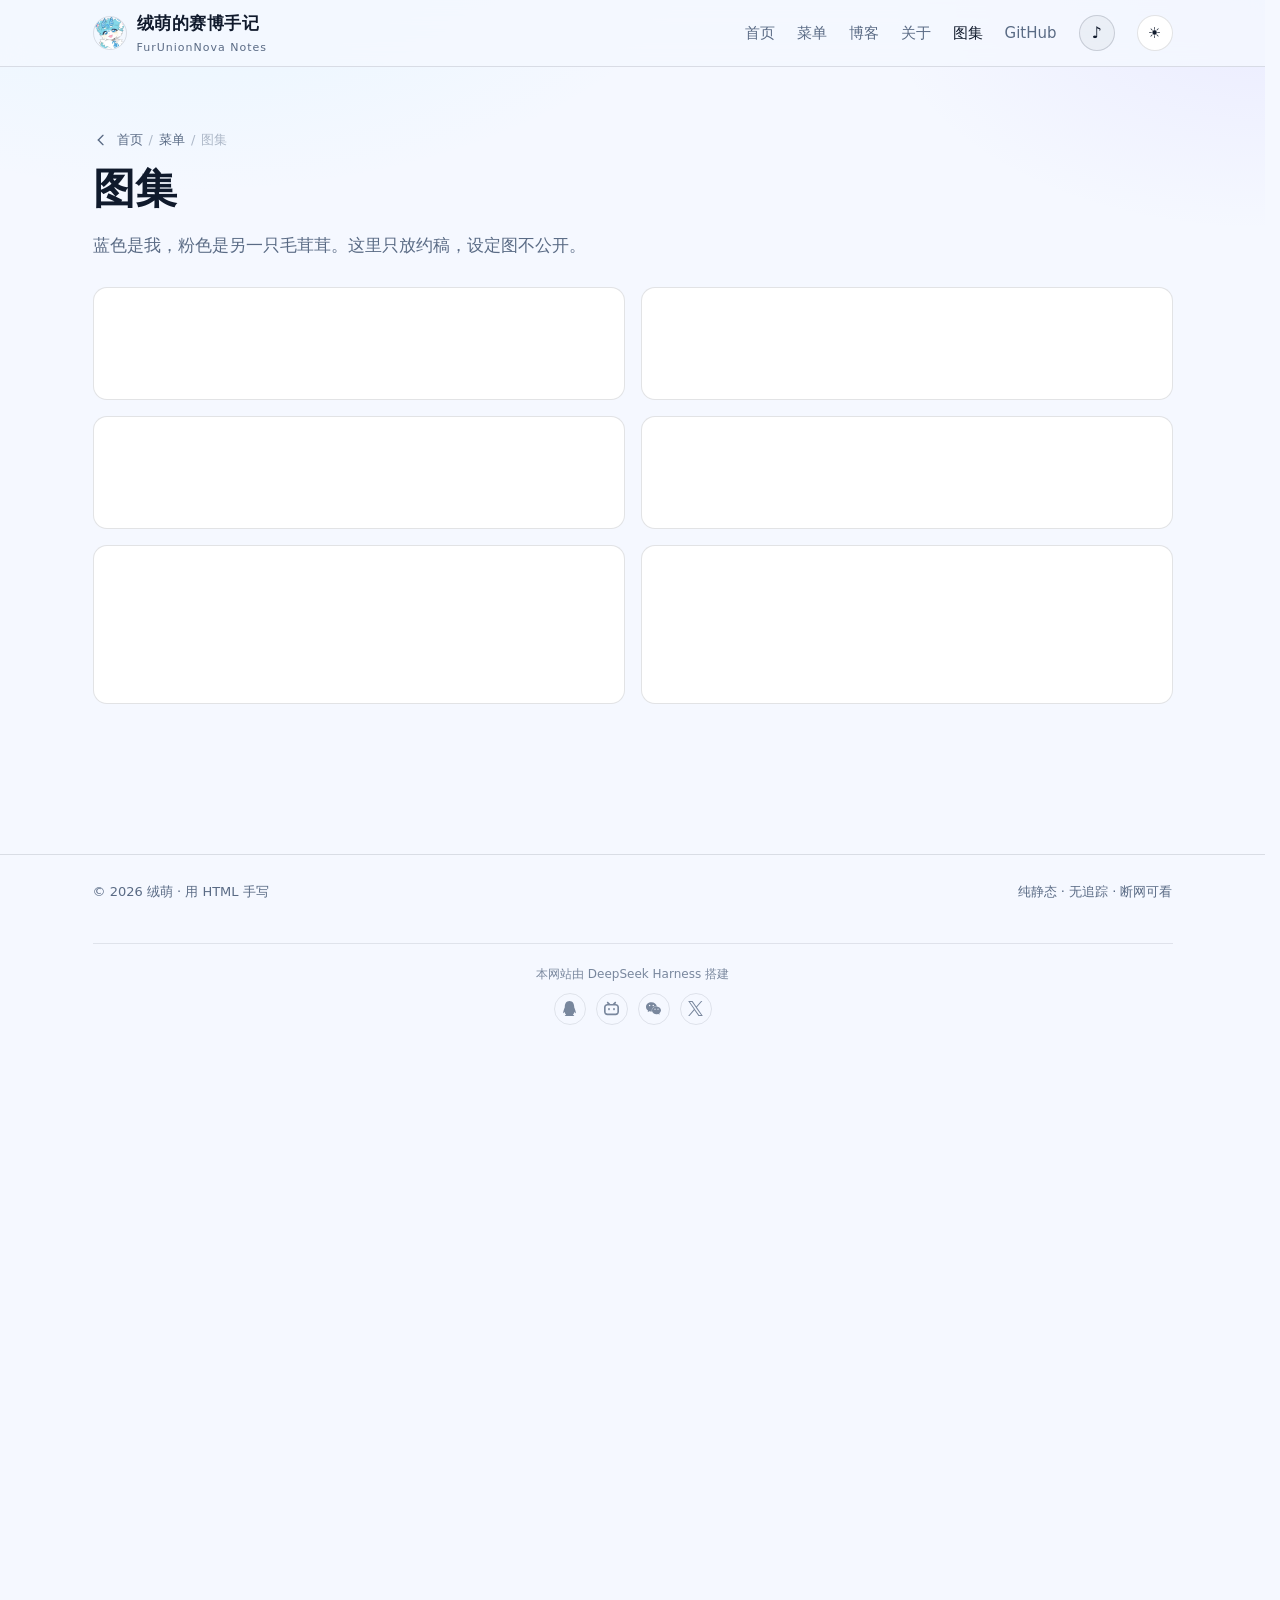
<file: gallery.html>
﻿<!doctype html>
<html lang="zh-CN">
<head>
<meta charset="utf-8">
<meta name="viewport" content="width=device-width, initial-scale=1">
<meta name="robots" content="noai, noimageai, noarchive">
<title>图集 · 绒萌的赛博手记</title>
<meta name="description" content="蓝色和粉色的约稿与合照。">
<meta property="og:title" content="图集 · 绒萌的赛博手记">
<meta property="og:description" content="蓝色和粉色的约稿与合照。">
<meta property="og:type" content="website">
<meta property="og:image" content="assets/img/og-cover.webp">
<meta name="theme-color" content="#0a1220">
<link rel="manifest" href="site.webmanifest">
<script>try{var t=localStorage.getItem('blog-theme');if(t)document.documentElement.dataset.theme=t;else if(matchMedia('(prefers-color-scheme: light)').matches)document.documentElement.dataset.theme='light'}catch(e){}</script>

<link rel="stylesheet" href="assets/style.css?v=20261102al">
<link rel="icon" href="assets/img/avatar.webp">
</head>
<body>
<a class="skip" href="#main">跳到正文</a>

<header class="site-header">
  <div class="wrap">
    <a class="brand" href="index.html">
      <img decoding="async" src="assets/img/avatar.webp" alt="绒萌的兽设头像" width="34" height="34">
      <span>绒萌的赛博手记<small>FurUnionNova Notes</small></span>
    </a>
    <nav class="nav" aria-label="主导航">
      <a href="index.html">首页</a>
      <a href="home.html">菜单</a>
      <a href="blog.html">博客</a>
      <a href="about.html">关于</a>
      <a href="gallery.html" aria-current="page">图集</a>
      <a href="https://github.com/" target="_blank" rel="noopener noreferrer">GitHub</a>
      <button class="music-toggle" type="button" aria-label="背景音乐" aria-pressed="false" title="开启背景音乐">♪</button>
      <button class="theme-toggle" type="button" aria-label="切换主题">☾</button>
    </nav>
  </div>
</header>

<main id="main" class="wrap gallery-page"><nav class="crumbs" aria-label="面包屑"><a class="crumb-back" href="home.html" aria-label="返回上级菜单"><svg viewBox="0 0 24 24" width="16" height="16" aria-hidden="true" focusable="false"><path d="M15 5 8 12" fill="none" stroke="currentColor" stroke-width="2" stroke-linecap="round"/><path d="M8 12 15 19" fill="none" stroke="currentColor" stroke-width="2" stroke-linecap="round"/></svg></a><a href="index.html">首页</a><span>/</span><a href="home.html">菜单</a><span>/</span><span aria-current="page">图集</span></nav>
  <h1>图集</h1>
  <p>蓝色是我，粉色是另一只毛茸茸。这里只放约稿，设定图不公开。</p>

  <div class="gallery-grid">
    <figure>
      <a href="assets/img/fursona-01.webp">
        <picture>
          <source type="image/avif" srcset="assets/img/fursona-01-480.avif 480w, assets/img/fursona-01-800.avif 800w" sizes="(max-width: 700px) 92vw, 44vw">
          <img decoding="async" src="assets/img/fursona-01.webp" alt="蓝色兽设，笑着看向镜头" width="800" height="1132">
        </picture>
      </a>
      <figcaption>蓝色 · 01</figcaption>
    </figure>
    <figure>
      <a href="assets/img/fursona-02.webp">
        <picture>
          <source type="image/avif" srcset="assets/img/fursona-02-480.avif 480w, assets/img/fursona-02-800.avif 800w" sizes="(max-width: 700px) 92vw, 44vw">
          <img src="assets/img/fursona-02.webp" alt="蓝色兽设，周围有星星特效" width="800" height="1132" loading="lazy" decoding="async">
        </picture>
      </a>
      <figcaption>蓝色 · 02</figcaption>
    </figure>
    <figure>
      <a href="assets/img/fursona-03.webp">
        <picture>
          <source type="image/avif" srcset="assets/img/fursona-03-480.avif 480w, assets/img/fursona-03-800.avif 800w" sizes="(max-width: 700px) 92vw, 44vw">
          <img src="assets/img/fursona-03.webp" alt="蓝色兽设，抬手放在嘴边" width="800" height="1132" loading="lazy" decoding="async">
        </picture>
      </a>
      <figcaption>蓝色 · 03</figcaption>
    </figure>
    <figure>
      <a href="assets/img/fursona-05.webp">
        <picture>
          <source type="image/avif" srcset="assets/img/fursona-05-480.avif 480w, assets/img/fursona-05-800.avif 800w" sizes="(max-width: 700px) 92vw, 44vw">
          <img src="assets/img/fursona-05.webp" alt="粉色兽设，闭着眼睛有点害羞" width="800" height="1132" loading="lazy" decoding="async">
        </picture>
      </a>
      <figcaption>粉色 · 01</figcaption>
    </figure>
    <figure>
      <a href="assets/img/fursona-06.webp">
        <picture>
          <source type="image/avif" srcset="assets/img/fursona-06-480.avif 480w, assets/img/fursona-06-800.avif 800w" sizes="(max-width: 700px) 92vw, 44vw">
          <img src="assets/img/fursona-06.webp" alt="粉色兽设，双手交叠在胸前" width="800" height="1132" loading="lazy" decoding="async">
        </picture>
      </a>
      <figcaption>粉色 · 02</figcaption>
    </figure>
    <figure>
      <a href="assets/img/fursona-08.webp">
        <picture>
          <source type="image/avif" srcset="assets/img/fursona-08-480.avif 480w, assets/img/fursona-08-800.avif 800w" sizes="(max-width: 700px) 92vw, 44vw">
          <img src="assets/img/fursona-08.webp" alt="蓝色和粉色两只兽设并排趴着" width="800" height="1132" loading="lazy" decoding="async">
        </picture>
      </a>
      <figcaption>两只 · 手短短</figcaption>
    </figure>
  </div>
</main>

<footer class="site-footer">
  <div class="wrap">
    <span>© <span data-year>2026</span> 绒萌 · 用 HTML 手写</span>
    <span>纯静态 · 无追踪 · 断网可看</span>
  </div>
</footer>
<div class="site-credit">
  <p class="credit-built">本网站由 DeepSeek Harness 搭建</p>
  <div class="social-row" aria-label="联系我">
    <button class="social-btn" type="button" data-copy="3063871336" data-copy-label="QQ号" aria-label="复制 QQ 号：3063871336" title="复制 QQ 号">
      <svg viewBox="0 0 24 24" aria-hidden="true" focusable="false"><path d="M21.395 15.035a40 40 0 0 0-.803-2.264l-1.079-2.695c.001-.032.014-.562.014-.836C19.526 4.632 17.351 0 12 0S4.474 4.632 4.474 9.241c0 .274.013.804.014.836l-1.08 2.695a39 39 0 0 0-.802 2.264c-1.021 3.283-.69 4.643-.438 4.673.54.065 2.103-2.472 2.103-2.472 0 1.469.756 3.387 2.394 4.771-.612.188-1.363.479-1.845.835-.434.32-.379.646-.301.778.343.578 5.883.369 7.482.189 1.6.18 7.14.389 7.483-.189.078-.132.132-.458-.301-.778-.483-.356-1.233-.646-1.846-.836 1.637-1.384 2.393-3.302 2.393-4.771 0 0 1.563 2.537 2.103 2.472.251-.03.581-1.39-.438-4.673
"/></svg>
    </button>
    <a class="social-btn" href="https://space.bilibili.com/3494356931577975" target="_blank" rel="noopener noreferrer" aria-label="bilibili：3494356931577975" title="bilibili：3494356931577975">
      <svg viewBox="0 0 24 24" aria-hidden="true" focusable="false"><path d="M17.813 4.653h.854c1.51.054 2.769.578 3.773 1.574 1.004.995 1.524 2.249 1.56 3.76v7.36c-.036 1.51-.556 2.769-1.56 3.773s-2.262 1.524-3.773 1.56H5.333c-1.51-.036-2.769-.556-3.773-1.56S.036 18.858 0 17.347v-7.36c.036-1.511.556-2.765 1.56-3.76 1.004-.996 2.262-1.52 3.773-1.574h.774l-1.174-1.12a1.234 1.234 0 0 1-.373-.906c0-.356.124-.658.373-.907l.027-.027c.267-.249.573-.373.92-.373.347 0 .653.124.92.373L9.653 4.44c.071.071.134.142.187.213h4.267a.836.836 0 0 1 .16-.213l2.853-2.747c.267-.249.573-.373.92-.373.347 0 .662.151.929.4.267.249.391.551.391.907 0 .355-.124.657-.373.906zM5.333 7.24c-.746.018-1.373.276-1.88.773-.506.498-.769 1.13-.786 1.894v7.52c.017.764.28 1.395.786 1.893.507.498 1.134.756 1.88.773h13.334c.746-.017 1.373-.275 1.88-.773.506-.498.769-1.129.786-1.893v-7.52c-.017-.765-.28-1.396-.786-1.894-.507-.497-1.134-.755-1.88-.773zM8 11.107c.373 0 .684.124.933.373.25.249.383.569.4.96v1.173c-.017.391-.15.711-.4.96-.249.25-.56.374-.933.374s-.684-.125-.933-.374c-.25-.249-.383-.569-.4-.96V12.44c0-.373.129-.689.386-.947.258-.257.574-.386.947-.386zm8 0c.373 0 .684.124.933.373.25.249.383.569.4.96v1.173c-.017.391-.15.711-.4.96-.249.25-.56.374-.933.374s-.684-.125-.933-.374c-.25-.249-.383-.569-.4-.96V12.44c.017-.391.15-.711.4-.96.249-.249.56-.373.933-.373Z
"/></svg>
    </a>
    <button class="social-btn" type="button" data-copy="wxid_9a51jhiu103l21" data-copy-label="微信号" aria-label="复制微信号：wxid_9a51jhiu103l21" title="复制微信号">
      <svg viewBox="0 0 24 24" aria-hidden="true" focusable="false"><path d="M8.691 2.188C3.891 2.188 0 5.476 0 9.53c0 2.212 1.17 4.203 3.002 5.55a.59.59 0 0 1 .213.665l-.39 1.48c-.019.07-.048.141-.048.213 0 .163.13.295.29.295a.326.326 0 0 0 .167-.054l1.903-1.114a.864.864 0 0 1 .717-.098 10.16 10.16 0 0 0 2.837.403c.276 0 .543-.027.811-.05-.857-2.578.157-4.972 1.932-6.446 1.703-1.415 3.882-1.98 5.853-1.838-.576-3.583-4.196-6.348-8.596-6.348zM5.785 5.991c.642 0 1.162.529 1.162 1.18a1.17 1.17 0 0 1-1.162 1.178A1.17 1.17 0 0 1 4.623 7.17c0-.651.52-1.18 1.162-1.18zm5.813 0c.642 0 1.162.529 1.162 1.18a1.17 1.17 0 0 1-1.162 1.178 1.17 1.17 0 0 1-1.162-1.178c0-.651.52-1.18 1.162-1.18zm5.34 2.867c-1.797-.052-3.746.512-5.28 1.786-1.72 1.428-2.687 3.72-1.78 6.22.942 2.453 3.666 4.229 6.884 4.229.826 0 1.622-.12 2.361-.336a.722.722 0 0 1 .598.082l1.584.926a.272.272 0 0 0 .14.047c.134 0 .24-.111.24-.247 0-.06-.023-.12-.038-.177l-.327-1.233a.582.582 0 0 1-.023-.156.49.49 0 0 1 .201-.398C23.024 18.48 24 16.82 24 14.98c0-3.21-2.931-5.837-6.656-6.088V8.89c-.135-.01-.27-.027-.407-.03zm-2.53 3.274c.535 0 .969.44.969.982a.976.976 0 0 1-.969.983.976.976 0 0 1-.969-.983c0-.542.434-.982.97-.982zm4.844 0c.535 0 .969.44.969.982a.976.976 0 0 1-.969.983.976.976 0 0 1-.969-.983c0-.542.434-.982.969-.982z
"/></svg>
    </button>
    <a class="social-btn" href="https://x.com/the_starysky" target="_blank" rel="noopener noreferrer" aria-label="X：@the_starysky" title="X：@the_starysky">
      <svg viewBox="0 0 24 24" aria-hidden="true" focusable="false"><path d="M14.234 10.162 22.977 0h-2.072l-7.591 8.824L7.251 0H.258l9.168 13.343L.258 24H2.33l8.016-9.318L16.749 24h6.993zm-2.837 3.299-.929-1.329L3.076 1.56h3.182l5.965 8.532.929 1.329 7.754 11.09h-3.182z
"/></svg>
    </a>
  </div>
  <span class="social-status" role="status" aria-live="polite"></span>
</div>
<script src="assets/transition.js?v=20261102al" defer></script>
<script src="assets/music.js?v=20261102al" defer></script>
<script src="assets/blog.js?v=20261102al" defer></script>
</body>
</html>
</file>
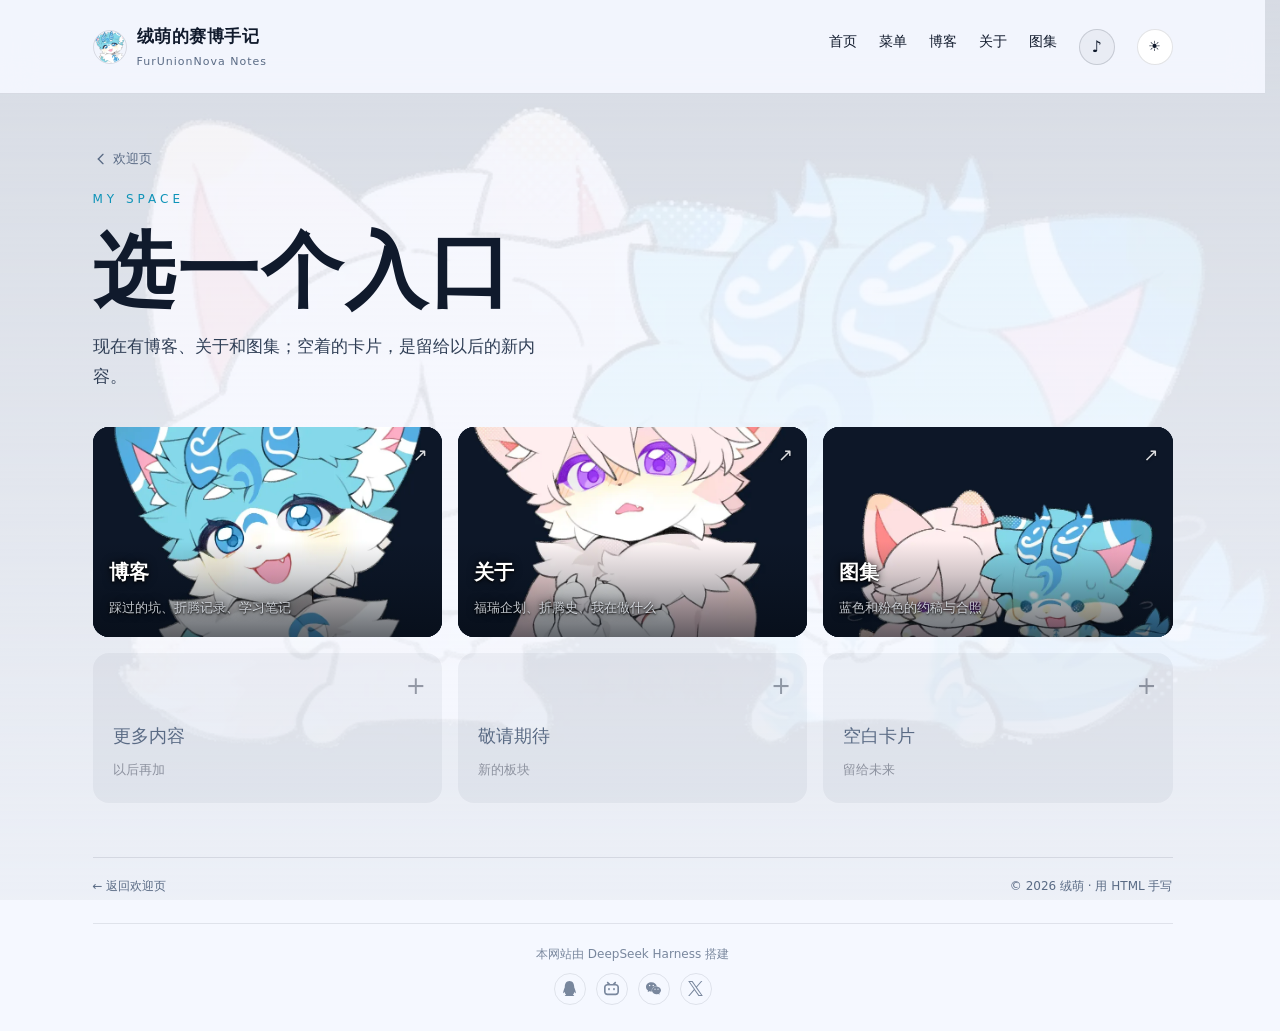
<file: home.html>
﻿<!doctype html>
<html lang="zh-CN">
<head>
<meta charset="utf-8">
<meta name="viewport" content="width=device-width, initial-scale=1">
<meta name="robots" content="noai, noimageai, noarchive">
<title>菜单 · 绒萌的赛博手记</title>
<meta name="description" content="选一个入口：博客、关于、图集，以及以后会加的新内容。">
<meta property="og:title" content="菜单 · 绒萌的赛博手记">
<meta property="og:description" content="选一个入口。">
<meta property="og:type" content="website">
<meta property="og:image" content="assets/img/og-cover.webp">
<meta name="theme-color" content="#0a1220">
<meta property="og:locale" content="zh_CN">
<meta name="twitter:card" content="summary_large_image">
<link rel="manifest" href="site.webmanifest">
<link rel="preload" as="image" href="assets/img/fursona-08-card-480.webp" media="(max-width: 700px)" fetchpriority="high">
<link rel="preload" as="image" href="assets/img/fursona-08-card.webp" media="(min-width: 701px)" fetchpriority="high">

<script>try{var t=localStorage.getItem('blog-theme');if(t)document.documentElement.dataset.theme=t;else if(matchMedia('(prefers-color-scheme: light)').matches)document.documentElement.dataset.theme='light'}catch(e){}</script>
<link rel="stylesheet" href="assets/style.css?v=20261102al">
<link rel="icon" href="assets/img/avatar.webp">
</head>
<body class="portal menu-page">
<picture>
  <source media="(max-width: 700px)" srcset="assets/img/fursona-08-card-480.webp">
  <img class="portal-bg" src="assets/img/fursona-08-card.webp" alt="" aria-hidden="true" fetchpriority="high" decoding="async">
</picture>
<div class="portal-veil" aria-hidden="true"></div>

<header class="portal-head">
  <a class="brand" href="index.html">
    <img decoding="async" src="assets/img/avatar.webp" alt="绒萌的兽设头像" width="34" height="34">
    <span>绒萌的赛博手记<small>FurUnionNova Notes</small></span>
  </a>
  <nav class="portal-nav" aria-label="主导航">
    <a href="index.html">首页</a>
    <a href="home.html" aria-current="page">菜单</a>
    <a href="blog.html">博客</a>
    <a href="about.html">关于</a>
    <a href="gallery.html">图集</a>
        <button class="music-toggle" type="button" aria-label="背景音乐" aria-pressed="false" title="开启背景音乐">♪</button>
      <button class="theme-toggle" type="button" aria-label="切换主题">☾</button>
    </nav>
</header>

<main class="portal-main">
  <a class="back-inline" href="index.html" aria-label="返回欢迎页"><svg viewBox="0 0 24 24" width="16" height="16" aria-hidden="true" focusable="false"><path d="M15 5 8 12" fill="none" stroke="currentColor" stroke-width="2" stroke-linecap="round"/><path d="M8 12 15 19" fill="none" stroke="currentColor" stroke-width="2" stroke-linecap="round"/></svg><span>欢迎页</span></a>
  <p class="eyebrow reveal">MY SPACE</p>
  <h1 class="reveal">选一个入口</h1>
  <p class="lede reveal">现在有博客、关于和图集；空着的卡片，是留给以后的新内容。</p>

  <div class="entries" data-stagger>
    <a class="entry entry-blog" href="blog.html">
      <picture>
        <source media="(max-width: 700px)" srcset="assets/img/fursona-01-card-480.webp">
        <img class="entry-img" src="assets/img/fursona-01-card.webp" width="480" height="679" alt="" decoding="async">
      </picture>
      <span class="arrow" aria-hidden="true">↗</span>
      <span class="entry-body"><b>博客</b><span>踩过的坑、折腾记录、学习笔记</span></span>
    </a>
    <a class="entry entry-about" href="about.html">
      <picture>
        <source media="(max-width: 700px)" srcset="assets/img/fursona-06-card-480.webp">
        <img class="entry-img" src="assets/img/fursona-06-card.webp" width="480" height="679" alt="" decoding="async">
      </picture>
      <span class="arrow" aria-hidden="true">↗</span>
      <span class="entry-body"><b>关于</b><span>福瑞企划、折腾史、我在做什么</span></span>
    </a>
    <a class="entry entry-gallery" href="gallery.html">
      <picture>
        <source media="(max-width: 700px)" srcset="assets/img/fursona-08-card-480.webp">
        <img class="entry-img" src="assets/img/fursona-08-card.webp" width="480" height="679" alt="" decoding="async">
      </picture>
      <span class="arrow" aria-hidden="true">↗</span>
      <span class="entry-body"><b>图集</b><span>蓝色和粉色的约稿与合照</span></span>
    </a>

    <div class="entry entry-empty">
      <span class="plus" aria-hidden="true">+</span>
      <span class="entry-body"><b>更多内容</b><span>以后再加</span></span>
    </div>
    <div class="entry entry-empty">
      <span class="plus" aria-hidden="true">+</span>
      <span class="entry-body"><b>敬请期待</b><span>新的板块</span></span>
    </div>
    <div class="entry entry-empty">
      <span class="plus" aria-hidden="true">+</span>
      <span class="entry-body"><b>空白卡片</b><span>留给未来</span></span>
    </div>
  </div>
</main>

<footer class="portal-foot">
  <span><a href="index.html">← 返回欢迎页</a></span>
  <span>© <span data-year>2026</span> 绒萌 · 用 HTML 手写</span>
</footer>
<div class="site-credit">
  <p class="credit-built">本网站由 DeepSeek Harness 搭建</p>
  <div class="social-row" aria-label="联系我">
    <button class="social-btn" type="button" data-copy="3063871336" data-copy-label="QQ号" aria-label="复制 QQ 号：3063871336" title="复制 QQ 号">
      <svg viewBox="0 0 24 24" aria-hidden="true" focusable="false"><path d="M21.395 15.035a40 40 0 0 0-.803-2.264l-1.079-2.695c.001-.032.014-.562.014-.836C19.526 4.632 17.351 0 12 0S4.474 4.632 4.474 9.241c0 .274.013.804.014.836l-1.08 2.695a39 39 0 0 0-.802 2.264c-1.021 3.283-.69 4.643-.438 4.673.54.065 2.103-2.472 2.103-2.472 0 1.469.756 3.387 2.394 4.771-.612.188-1.363.479-1.845.835-.434.32-.379.646-.301.778.343.578 5.883.369 7.482.189 1.6.18 7.14.389 7.483-.189.078-.132.132-.458-.301-.778-.483-.356-1.233-.646-1.846-.836 1.637-1.384 2.393-3.302 2.393-4.771 0 0 1.563 2.537 2.103 2.472.251-.03.581-1.39-.438-4.673
"/></svg>
    </button>
    <a class="social-btn" href="https://space.bilibili.com/3494356931577975" target="_blank" rel="noopener noreferrer" aria-label="bilibili：3494356931577975" title="bilibili：3494356931577975">
      <svg viewBox="0 0 24 24" aria-hidden="true" focusable="false"><path d="M17.813 4.653h.854c1.51.054 2.769.578 3.773 1.574 1.004.995 1.524 2.249 1.56 3.76v7.36c-.036 1.51-.556 2.769-1.56 3.773s-2.262 1.524-3.773 1.56H5.333c-1.51-.036-2.769-.556-3.773-1.56S.036 18.858 0 17.347v-7.36c.036-1.511.556-2.765 1.56-3.76 1.004-.996 2.262-1.52 3.773-1.574h.774l-1.174-1.12a1.234 1.234 0 0 1-.373-.906c0-.356.124-.658.373-.907l.027-.027c.267-.249.573-.373.92-.373.347 0 .653.124.92.373L9.653 4.44c.071.071.134.142.187.213h4.267a.836.836 0 0 1 .16-.213l2.853-2.747c.267-.249.573-.373.92-.373.347 0 .662.151.929.4.267.249.391.551.391.907 0 .355-.124.657-.373.906zM5.333 7.24c-.746.018-1.373.276-1.88.773-.506.498-.769 1.13-.786 1.894v7.52c.017.764.28 1.395.786 1.893.507.498 1.134.756 1.88.773h13.334c.746-.017 1.373-.275 1.88-.773.506-.498.769-1.129.786-1.893v-7.52c-.017-.765-.28-1.396-.786-1.894-.507-.497-1.134-.755-1.88-.773zM8 11.107c.373 0 .684.124.933.373.25.249.383.569.4.96v1.173c-.017.391-.15.711-.4.96-.249.25-.56.374-.933.374s-.684-.125-.933-.374c-.25-.249-.383-.569-.4-.96V12.44c0-.373.129-.689.386-.947.258-.257.574-.386.947-.386zm8 0c.373 0 .684.124.933.373.25.249.383.569.4.96v1.173c-.017.391-.15.711-.4.96-.249.25-.56.374-.933.374s-.684-.125-.933-.374c-.25-.249-.383-.569-.4-.96V12.44c.017-.391.15-.711.4-.96.249-.249.56-.373.933-.373Z
"/></svg>
    </a>
    <button class="social-btn" type="button" data-copy="wxid_9a51jhiu103l21" data-copy-label="微信号" aria-label="复制微信号：wxid_9a51jhiu103l21" title="复制微信号">
      <svg viewBox="0 0 24 24" aria-hidden="true" focusable="false"><path d="M8.691 2.188C3.891 2.188 0 5.476 0 9.53c0 2.212 1.17 4.203 3.002 5.55a.59.59 0 0 1 .213.665l-.39 1.48c-.019.07-.048.141-.048.213 0 .163.13.295.29.295a.326.326 0 0 0 .167-.054l1.903-1.114a.864.864 0 0 1 .717-.098 10.16 10.16 0 0 0 2.837.403c.276 0 .543-.027.811-.05-.857-2.578.157-4.972 1.932-6.446 1.703-1.415 3.882-1.98 5.853-1.838-.576-3.583-4.196-6.348-8.596-6.348zM5.785 5.991c.642 0 1.162.529 1.162 1.18a1.17 1.17 0 0 1-1.162 1.178A1.17 1.17 0 0 1 4.623 7.17c0-.651.52-1.18 1.162-1.18zm5.813 0c.642 0 1.162.529 1.162 1.18a1.17 1.17 0 0 1-1.162 1.178 1.17 1.17 0 0 1-1.162-1.178c0-.651.52-1.18 1.162-1.18zm5.34 2.867c-1.797-.052-3.746.512-5.28 1.786-1.72 1.428-2.687 3.72-1.78 6.22.942 2.453 3.666 4.229 6.884 4.229.826 0 1.622-.12 2.361-.336a.722.722 0 0 1 .598.082l1.584.926a.272.272 0 0 0 .14.047c.134 0 .24-.111.24-.247 0-.06-.023-.12-.038-.177l-.327-1.233a.582.582 0 0 1-.023-.156.49.49 0 0 1 .201-.398C23.024 18.48 24 16.82 24 14.98c0-3.21-2.931-5.837-6.656-6.088V8.89c-.135-.01-.27-.027-.407-.03zm-2.53 3.274c.535 0 .969.44.969.982a.976.976 0 0 1-.969.983.976.976 0 0 1-.969-.983c0-.542.434-.982.97-.982zm4.844 0c.535 0 .969.44.969.982a.976.976 0 0 1-.969.983.976.976 0 0 1-.969-.983c0-.542.434-.982.969-.982z
"/></svg>
    </button>
    <a class="social-btn" href="https://x.com/the_starysky" target="_blank" rel="noopener noreferrer" aria-label="X：@the_starysky" title="X：@the_starysky">
      <svg viewBox="0 0 24 24" aria-hidden="true" focusable="false"><path d="M14.234 10.162 22.977 0h-2.072l-7.591 8.824L7.251 0H.258l9.168 13.343L.258 24H2.33l8.016-9.318L16.749 24h6.993zm-2.837 3.299-.929-1.329L3.076 1.56h3.182l5.965 8.532.929 1.329 7.754 11.09h-3.182z
"/></svg>
    </a>
  </div>
  <span class="social-status" role="status" aria-live="polite"></span>
</div>
<script src="assets/transition.js?v=20261102al" defer></script>
<script src="assets/music.js?v=20261102al" defer></script>
<script src="assets/blog.js?v=20261102al" defer></script>
</body>
</html>
</file>
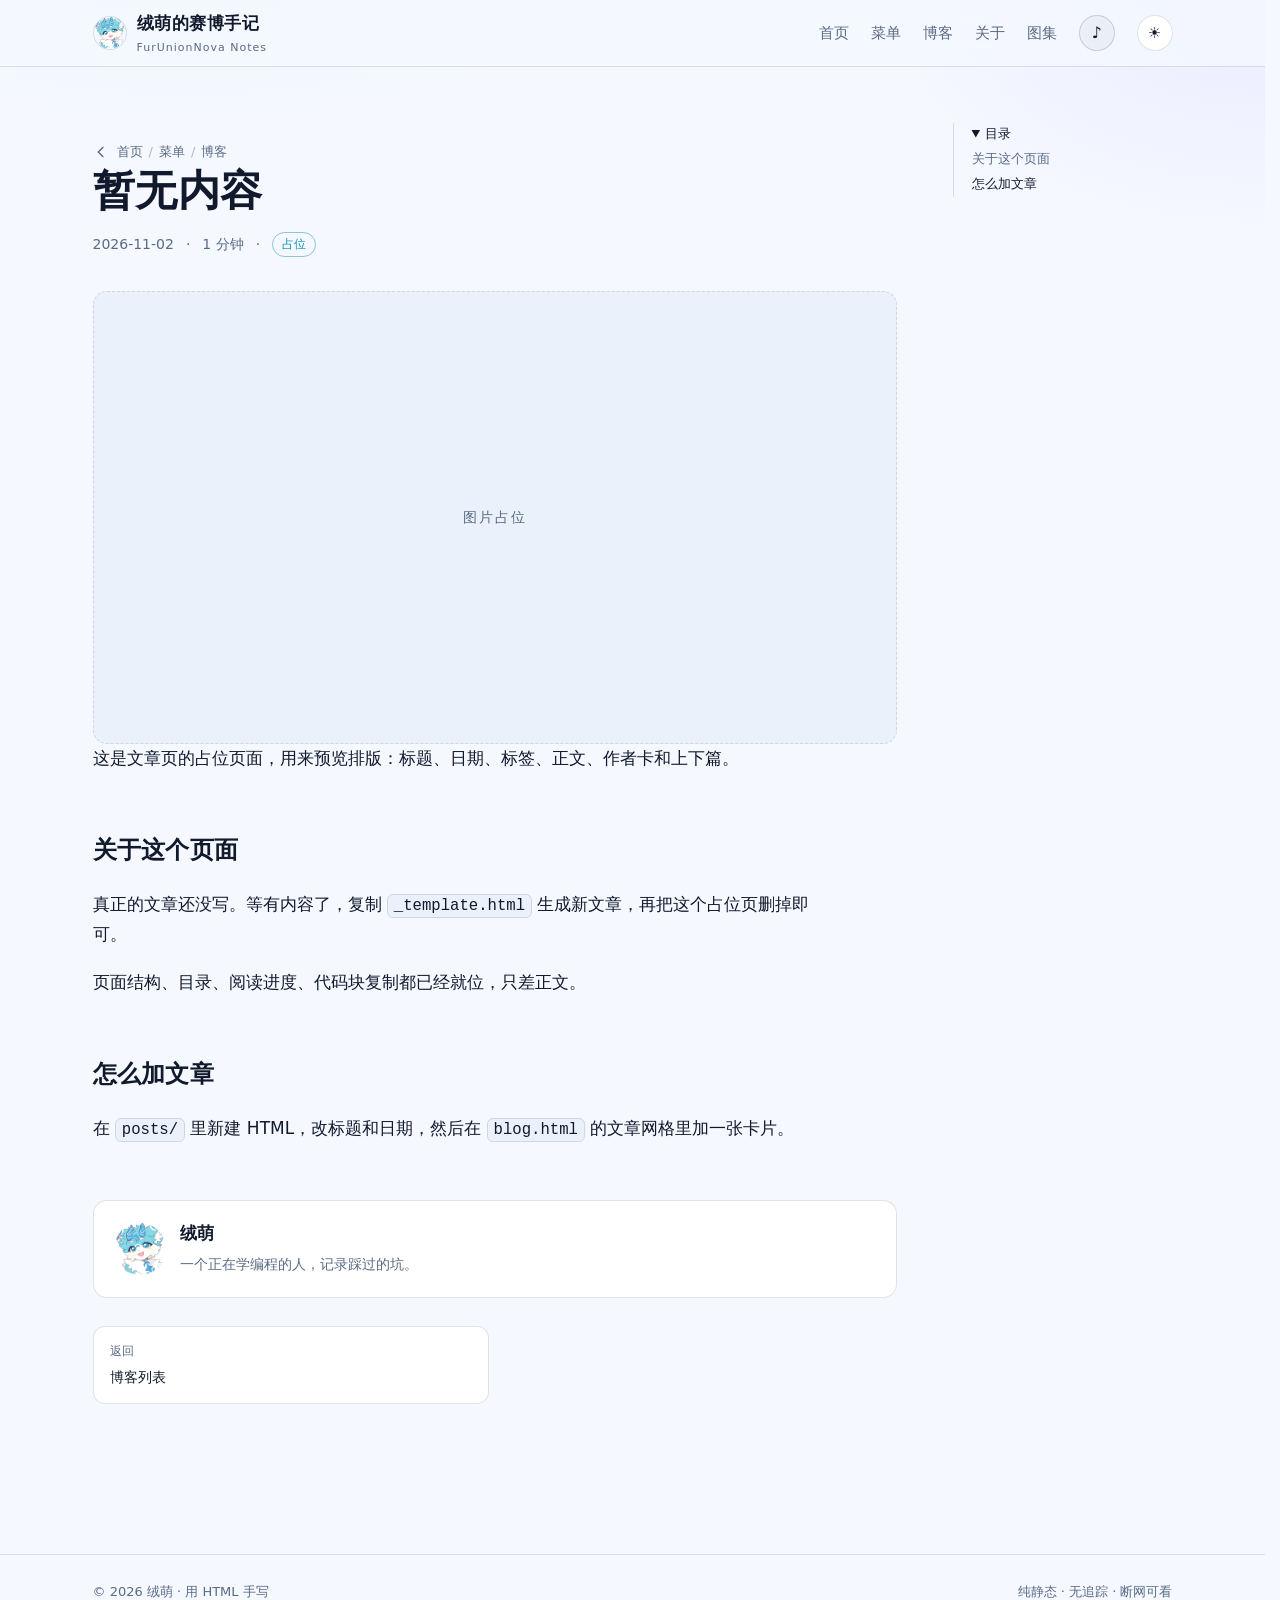
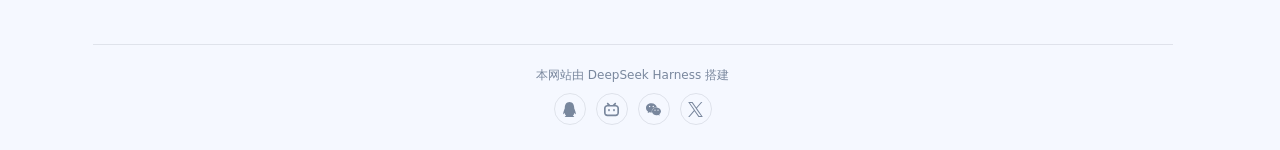
<file: posts/placeholder.html>
﻿<!doctype html>
<html lang="zh-CN">
<head>
<meta charset="utf-8">
<meta name="viewport" content="width=device-width, initial-scale=1">
<title>暂无内容 · 绒萌的赛博手记</title>
<meta name="description" content="文章页占位页面。">
<meta name="robots" content="noindex">
<meta name="theme-color" content="#0a1220">
<meta property="og:title" content="暂无内容">
<meta property="og:type" content="article">
<script>try{var t=localStorage.getItem('blog-theme');if(t)document.documentElement.dataset.theme=t;else if(matchMedia('(prefers-color-scheme: light)').matches)document.documentElement.dataset.theme='light'}catch(e){}</script>

<link rel="stylesheet" href="../assets/style.css?v=20261102al">
<link rel="manifest" href="../site.webmanifest">
<link rel="icon" href="../assets/img/avatar.webp">
</head>
<body>
<a class="skip" href="#main">跳到正文</a>
<div class="progress" aria-hidden="true"></div>

<header class="site-header">
  <div class="wrap">
    <a class="brand" href="../index.html">
      <img decoding="async" src="../assets/img/avatar.webp" alt="绒萌的兽设头像" width="34" height="34">
      <span>绒萌的赛博手记<small>FurUnionNova Notes</small></span>
    </a>
    <nav class="nav" aria-label="主导航">
      <a href="../index.html">首页</a>
      <a href="../home.html">菜单</a>
      <a href="../blog.html">博客</a>
      <a href="../about.html">关于</a>
      <a href="../gallery.html">图集</a>
      <button class="music-toggle" type="button" aria-label="背景音乐" aria-pressed="false" title="开启背景音乐">♪</button>
      <button class="theme-toggle" type="button" aria-label="切换主题">☾</button>
    </nav>
  </div>
</header>

<main id="main" class="wrap article-layout">
  <article>
    <nav class="crumbs" aria-label="面包屑"><a class="crumb-back" href="../home.html" aria-label="返回上级菜单"><svg viewBox="0 0 24 24" width="16" height="16" aria-hidden="true" focusable="false"><path d="M15 5 8 12" fill="none" stroke="currentColor" stroke-width="2" stroke-linecap="round"/><path d="M8 12 15 19" fill="none" stroke="currentColor" stroke-width="2" stroke-linecap="round"/></svg></a><a href="../index.html">首页</a><span>/</span><a href="../home.html">菜单</a><span>/</span><a href="../blog.html">博客</a></nav>
    <header class="article-head">
      <h1>暂无内容</h1>
      <div class="meta">
        <time datetime="2026-11-02">2026-11-02</time>
        <span>·</span>
        <span data-reading-time>—</span>
        <span>·</span>
        <span class="tag">占位</span>
      </div>
    </header>

    <div class="blank-frame" role="img" aria-label="图片占位">
      <span>图片占位</span>
    </div>

    <div class="prose">
      <p>这是文章页的占位页面，用来预览排版：标题、日期、标签、正文、作者卡和上下篇。</p>

      <h2>关于这个页面</h2>
      <p>真正的文章还没写。等有内容了，复制 <code>_template.html</code> 生成新文章，再把这个占位页删掉即可。</p>
      <p>页面结构、目录、阅读进度、代码块复制都已经就位，只差正文。</p>

      <h2>怎么加文章</h2>
      <p>在 <code>posts/</code> 里新建 HTML，改标题和日期，然后在 <code>blog.html</code> 的文章网格里加一张卡片。</p>
    </div>

    <div class="author">
      <img decoding="async" src="../assets/img/avatar.webp" alt="绒萌的兽设头像" width="52" height="52">
      <div><b>绒萌</b><span>一个正在学编程的人，记录踩过的坑。</span></div>
    </div>

    <nav class="pager" aria-label="文章导航">
      <a href="../blog.html"><span>返回</span>博客列表</a>
      <span></span>
    </nav>
  </article>

  <aside class="toc" data-toc aria-label="目录"></aside>
</main>

<footer class="site-footer">
  <div class="wrap">
    <span>© <span data-year>2026</span> 绒萌 · 用 HTML 手写</span>
    <span>纯静态 · 无追踪 · 断网可看</span>
  </div>
</footer>

<button class="to-top" type="button" aria-label="返回顶部">↑</button><div class="site-credit">
  <p class="credit-built">本网站由 DeepSeek Harness 搭建</p>
  <div class="social-row" aria-label="联系我">
    <button class="social-btn" type="button" data-copy="3063871336" data-copy-label="QQ号" aria-label="复制 QQ 号：3063871336" title="复制 QQ 号">
      <svg viewBox="0 0 24 24" aria-hidden="true" focusable="false"><path d="M21.395 15.035a40 40 0 0 0-.803-2.264l-1.079-2.695c.001-.032.014-.562.014-.836C19.526 4.632 17.351 0 12 0S4.474 4.632 4.474 9.241c0 .274.013.804.014.836l-1.08 2.695a39 39 0 0 0-.802 2.264c-1.021 3.283-.69 4.643-.438 4.673.54.065 2.103-2.472 2.103-2.472 0 1.469.756 3.387 2.394 4.771-.612.188-1.363.479-1.845.835-.434.32-.379.646-.301.778.343.578 5.883.369 7.482.189 1.6.18 7.14.389 7.483-.189.078-.132.132-.458-.301-.778-.483-.356-1.233-.646-1.846-.836 1.637-1.384 2.393-3.302 2.393-4.771 0 0 1.563 2.537 2.103 2.472.251-.03.581-1.39-.438-4.673
"/></svg>
    </button>
    <a class="social-btn" href="https://space.bilibili.com/3494356931577975" target="_blank" rel="noopener noreferrer" aria-label="bilibili：3494356931577975" title="bilibili：3494356931577975">
      <svg viewBox="0 0 24 24" aria-hidden="true" focusable="false"><path d="M17.813 4.653h.854c1.51.054 2.769.578 3.773 1.574 1.004.995 1.524 2.249 1.56 3.76v7.36c-.036 1.51-.556 2.769-1.56 3.773s-2.262 1.524-3.773 1.56H5.333c-1.51-.036-2.769-.556-3.773-1.56S.036 18.858 0 17.347v-7.36c.036-1.511.556-2.765 1.56-3.76 1.004-.996 2.262-1.52 3.773-1.574h.774l-1.174-1.12a1.234 1.234 0 0 1-.373-.906c0-.356.124-.658.373-.907l.027-.027c.267-.249.573-.373.92-.373.347 0 .653.124.92.373L9.653 4.44c.071.071.134.142.187.213h4.267a.836.836 0 0 1 .16-.213l2.853-2.747c.267-.249.573-.373.92-.373.347 0 .662.151.929.4.267.249.391.551.391.907 0 .355-.124.657-.373.906zM5.333 7.24c-.746.018-1.373.276-1.88.773-.506.498-.769 1.13-.786 1.894v7.52c.017.764.28 1.395.786 1.893.507.498 1.134.756 1.88.773h13.334c.746-.017 1.373-.275 1.88-.773.506-.498.769-1.129.786-1.893v-7.52c-.017-.765-.28-1.396-.786-1.894-.507-.497-1.134-.755-1.88-.773zM8 11.107c.373 0 .684.124.933.373.25.249.383.569.4.96v1.173c-.017.391-.15.711-.4.96-.249.25-.56.374-.933.374s-.684-.125-.933-.374c-.25-.249-.383-.569-.4-.96V12.44c0-.373.129-.689.386-.947.258-.257.574-.386.947-.386zm8 0c.373 0 .684.124.933.373.25.249.383.569.4.96v1.173c-.017.391-.15.711-.4.96-.249.25-.56.374-.933.374s-.684-.125-.933-.374c-.25-.249-.383-.569-.4-.96V12.44c.017-.391.15-.711.4-.96.249-.249.56-.373.933-.373Z
"/></svg>
    </a>
    <button class="social-btn" type="button" data-copy="wxid_9a51jhiu103l21" data-copy-label="微信号" aria-label="复制微信号：wxid_9a51jhiu103l21" title="复制微信号">
      <svg viewBox="0 0 24 24" aria-hidden="true" focusable="false"><path d="M8.691 2.188C3.891 2.188 0 5.476 0 9.53c0 2.212 1.17 4.203 3.002 5.55a.59.59 0 0 1 .213.665l-.39 1.48c-.019.07-.048.141-.048.213 0 .163.13.295.29.295a.326.326 0 0 0 .167-.054l1.903-1.114a.864.864 0 0 1 .717-.098 10.16 10.16 0 0 0 2.837.403c.276 0 .543-.027.811-.05-.857-2.578.157-4.972 1.932-6.446 1.703-1.415 3.882-1.98 5.853-1.838-.576-3.583-4.196-6.348-8.596-6.348zM5.785 5.991c.642 0 1.162.529 1.162 1.18a1.17 1.17 0 0 1-1.162 1.178A1.17 1.17 0 0 1 4.623 7.17c0-.651.52-1.18 1.162-1.18zm5.813 0c.642 0 1.162.529 1.162 1.18a1.17 1.17 0 0 1-1.162 1.178 1.17 1.17 0 0 1-1.162-1.178c0-.651.52-1.18 1.162-1.18zm5.34 2.867c-1.797-.052-3.746.512-5.28 1.786-1.72 1.428-2.687 3.72-1.78 6.22.942 2.453 3.666 4.229 6.884 4.229.826 0 1.622-.12 2.361-.336a.722.722 0 0 1 .598.082l1.584.926a.272.272 0 0 0 .14.047c.134 0 .24-.111.24-.247 0-.06-.023-.12-.038-.177l-.327-1.233a.582.582 0 0 1-.023-.156.49.49 0 0 1 .201-.398C23.024 18.48 24 16.82 24 14.98c0-3.21-2.931-5.837-6.656-6.088V8.89c-.135-.01-.27-.027-.407-.03zm-2.53 3.274c.535 0 .969.44.969.982a.976.976 0 0 1-.969.983.976.976 0 0 1-.969-.983c0-.542.434-.982.97-.982zm4.844 0c.535 0 .969.44.969.982a.976.976 0 0 1-.969.983.976.976 0 0 1-.969-.983c0-.542.434-.982.969-.982z
"/></svg>
    </button>
    <a class="social-btn" href="https://x.com/the_starysky" target="_blank" rel="noopener noreferrer" aria-label="X：@the_starysky" title="X：@the_starysky">
      <svg viewBox="0 0 24 24" aria-hidden="true" focusable="false"><path d="M14.234 10.162 22.977 0h-2.072l-7.591 8.824L7.251 0H.258l9.168 13.343L.258 24H2.33l8.016-9.318L16.749 24h6.993zm-2.837 3.299-.929-1.329L3.076 1.56h3.182l5.965 8.532.929 1.329 7.754 11.09h-3.182z
"/></svg>
    </a>
  </div>
  <span class="social-status" role="status" aria-live="polite"></span>
</div>
<script src="../assets/transition.js?v=20261102al" defer></script>
<script src="../assets/music.js?v=20261102al" defer></script>
<script src="../assets/blog.js?v=20261102al" defer></script>
</body>
</html>
</file>
<file: assets/style.css>
﻿:root {
  color-scheme: dark;
  --bg: #0a1220;
  --bg-soft: #0f1b2e;
  --card: #101d31;
  --text: #e8f1ff;
  --muted: #93a7c4;
  --line: rgba(147, 167, 196, .16);
  --accent: #5ee0ff;
  --accent-2: #8b7bff;
  --danger: #ff7a9c;
  --radius: 14px;
  --maxw: 1080px;
  --prose: 68ch;
  --shadow: 0 18px 50px rgba(0, 0, 0, .28);
}

[data-theme="light"] {
  color-scheme: light;
  --bg: #f5f8ff;
  --bg-soft: #eaf1fb;
  --card: #ffffff;
  --text: #101a2c;
  --muted: #5a6b85;
  --line: rgba(16, 26, 44, .12);
  --accent: #0e93b8;
  --accent-2: #6c5ce7;
  --shadow: 0 18px 50px rgba(16, 26, 44, .10);
}

* { box-sizing: border-box; }

html {
  scroll-behavior: smooth;
  scroll-padding-top: 88px;
}

/* 只在桌面端固定滚动条槽；手机用 overlay 滚动条，强制 overflow 反而可能破坏 sticky */
@media (hover: hover) and (pointer: fine) {
  html {
    overflow-y: scroll;
    scrollbar-gutter: stable;
    scrollbar-color: rgba(147, 167, 196, .35) transparent;
  }
}

::-webkit-scrollbar { width: 12px; }
::-webkit-scrollbar-track { background: transparent; }
::-webkit-scrollbar-thumb {
  background: rgba(147, 167, 196, .3);
  border: 3px solid transparent;
  border-radius: 8px;
  background-clip: content-box;
}

body {
  margin: 0;
  background:
    radial-gradient(900px 500px at 15% -10%, rgba(94, 224, 255, .10), transparent 60%),
    radial-gradient(700px 420px at 100% 0%, rgba(139, 123, 255, .10), transparent 55%),
    var(--bg);
  color: var(--text);
  font-family: "Microsoft YaHei", "PingFang SC", "Noto Sans CJK SC", system-ui, sans-serif;
  font-size: 17px;
  line-height: 1.75;
  -webkit-font-smoothing: antialiased;
}

a { color: var(--accent); text-decoration: none; }
a:hover { text-decoration: underline; text-underline-offset: 3px; }

img { max-width: 100%; display: block; }

button { font: inherit; color: inherit; }

:focus-visible {
  outline: 2px solid var(--accent);
  outline-offset: 3px;
  border-radius: 4px;
}

.skip {
  position: absolute;
  left: 12px;
  top: -60px;
  background: var(--card);
  color: var(--text);
  padding: 10px 14px;
  border-radius: 10px;
  z-index: 100;
  border: 1px solid var(--line);
}
.skip:focus { top: 12px; }

.wrap {
  width: min(var(--maxw), calc(100% - 40px));
  margin: 0 auto;
}

/* ---------- 页头 ---------- */
.site-header {
  position: sticky;
  top: 0;
  z-index: 50;
  background: color-mix(in srgb, var(--bg) 82%, transparent);
  border-bottom: 1px solid var(--line);
  backdrop-filter: blur(14px);
}

.site-header .wrap {
  display: flex;
  align-items: center;
  gap: 18px;
  min-height: 66px;
}

.brand {
  display: inline-flex;
  align-items: center;
  gap: 10px;
  color: var(--text);
  font-weight: 700;
  letter-spacing: .5px;
  flex-shrink: 0;
}
.brand span { white-space: nowrap; }
.brand:hover { text-decoration: none; }
.brand img {
  width: 34px;
  height: 34px;
  border-radius: 50%;
  border: 1px solid var(--line);
}
.brand small {
  display: block;
  color: var(--muted);
  font-size: 11px;
  font-weight: 400;
  letter-spacing: 1px;
}

.nav {
  margin-left: auto;
  display: flex;
  align-items: center;
  gap: 22px;
  font-size: 15px;
}
.nav a { color: var(--muted); }
.nav a:hover, .nav a[aria-current="page"] { color: var(--text); }

.theme-toggle {
  width: 36px;
  height: 36px;
  border-radius: 50%;
  border: 1px solid var(--line);
  background: var(--card);
  cursor: pointer;
  display: grid;
  place-items: center;
}

/* ---------- 首页 ---------- */
.hero {
  display: flex;
  align-items: center;
  gap: 28px;
  padding: 72px 0 54px;
}
.hero .avatar {
  width: 104px;
  height: 104px;
  border-radius: 50%;
  object-fit: cover;
  border: 1px solid var(--line);
  box-shadow: var(--shadow);
}
.hero h1 {
  margin: 0 0 6px;
  font-size: clamp(28px, 4vw, 40px);
  letter-spacing: 1px;
}
.hero p { margin: 0; color: var(--muted); }
.hero .latest {
  margin-top: 14px;
  font-size: 14px;
}
.hero .latest span { color: var(--muted); }

.year {
  margin: 36px 0 14px;
  color: var(--muted);
  font-size: 13px;
  letter-spacing: 2px;
}

.post-list { display: grid; gap: 14px; }

.card {
  display: block;
  padding: 22px 24px;
  background: var(--card);
  border: 1px solid var(--line);
  border-radius: var(--radius);
  color: var(--text);
  transition: transform .18s ease, border-color .18s ease;
}
.card:hover {
  transform: translateY(-3px);
  border-color: color-mix(in srgb, var(--accent) 55%, var(--line));
  text-decoration: none;
}
.card .meta {
  display: flex;
  gap: 12px;
  align-items: center;
  color: var(--muted);
  font-size: 13px;
}
.card h2 {
  margin: 8px 0 6px;
  font-size: 21px;
  letter-spacing: .3px;
}
.card p {
  margin: 0;
  color: var(--muted);
  font-size: 15px;
  display: -webkit-box;
  -webkit-line-clamp: 2;
  -webkit-box-orient: vertical;
  overflow: hidden;
}
.card .tags { margin-top: 12px; display: flex; gap: 8px; flex-wrap: wrap; }

.tag {
  font-size: 12px;
  color: var(--accent);
  border: 1px solid color-mix(in srgb, var(--accent) 35%, var(--line));
  border-radius: 999px;
  padding: 1px 9px;
}

/* ---------- 文章 ---------- */
.progress {
  position: fixed;
  left: 0;
  top: 0;
  height: 3px;
  width: 100%;
  transform: scaleX(0);
  transform-origin: 0 50%;
  will-change: transform;
  background: linear-gradient(90deg, var(--accent), var(--accent-2));
  z-index: 60;
}

.article-layout {
  display: grid;
  grid-template-columns: minmax(0, 1fr) 220px;
  gap: 56px;
  align-items: start;
  padding: 56px 0 80px;
}

.article-head { margin-bottom: 34px; }
.article-head h1 {
  margin: 0 0 14px;
  font-size: clamp(30px, 4.4vw, 42px);
  line-height: 1.3;
  letter-spacing: .5px;
}
.article-head .meta {
  display: flex;
  flex-wrap: wrap;
  gap: 12px;
  color: var(--muted);
  font-size: 14px;
}

.prose { max-width: var(--prose); }
.prose > :first-child { margin-top: 0; }
.prose h2 {
  margin: 2.3em 0 .8em;
  font-size: 24px;
  letter-spacing: .3px;
}
.prose h3 { margin: 1.8em 0 .6em; font-size: 19px; }
.prose p { margin: 1.05em 0; }
.prose ul, .prose ol { padding-left: 1.4em; }
.prose li { margin: .4em 0; }
.prose blockquote {
  margin: 1.4em 0;
  padding: 2px 18px;
  border-left: 3px solid var(--accent);
  color: var(--muted);
  background: color-mix(in srgb, var(--accent) 6%, transparent);
  border-radius: 0 8px 8px 0;
}
.prose code {
  font-family: Consolas, "Cascadia Code", "SFMono-Regular", monospace;
  font-size: .92em;
  background: var(--bg-soft);
  border: 1px solid var(--line);
  border-radius: 6px;
  padding: .12em .38em;
}
.prose pre {
  position: relative;
  margin: 1.5em 0;
  padding: 18px 20px;
  background: #07101d;
  border: 1px solid var(--line);
  border-radius: 12px;
  overflow: auto;
}
.prose pre code {
  background: none;
  border: 0;
  padding: 0;
  color: #d7e8ff;
  font-size: 14px;
  line-height: 1.7;
}
.copy {
  position: absolute;
  top: 8px;
  right: 8px;
  font-size: 12px;
  padding: 4px 9px;
  border-radius: 7px;
  border: 1px solid rgba(255, 255, 255, .18);
  background: rgba(255, 255, 255, .06);
  color: #cfe6ff;
  cursor: pointer;
  opacity: .7;
}
.copy:hover { opacity: 1; }

.toc {
  position: sticky;
  top: 96px;
  border-left: 1px solid var(--line);
  padding-left: 18px;
  font-size: 13px;
  max-height: calc(100vh - 140px);
  overflow: auto;
}
.toc strong {
  display: block;
  color: var(--muted);
  font-size: 12px;
  letter-spacing: 2px;
  margin-bottom: 10px;
}
.toc a {
  display: block;
  color: var(--muted);
  padding: 3px 0;
  line-height: 1.5;
}
.toc a:hover, .toc a.active { color: var(--text); text-decoration: none; }
.toc a.h3 { padding-left: 12px; font-size: 12px; }

.author {
  display: flex;
  align-items: center;
  gap: 14px;
  margin-top: 56px;
  padding: 18px 20px;
  border: 1px solid var(--line);
  border-radius: var(--radius);
  background: var(--card);
}
.author img { width: 52px; height: 52px; border-radius: 50%; object-fit: cover; }
.author b { display: block; }
.author span { color: var(--muted); font-size: 14px; }

.pager {
  display: grid;
  grid-template-columns: 1fr 1fr;
  gap: 12px;
  margin-top: 28px;
}
.pager a {
  padding: 14px 16px;
  border: 1px solid var(--line);
  border-radius: 12px;
  color: var(--text);
  background: var(--card);
  font-size: 14px;
}
.pager a:hover { border-color: var(--accent); text-decoration: none; }
.pager a span { display: block; color: var(--muted); font-size: 12px; margin-bottom: 3px; }
.pager a.next { text-align: right; }

/* ---------- 关于 ---------- */
.about-head {
  display: flex;
  align-items: center;
  gap: 24px;
  padding: 56px 0 10px;
}
.about-head img {
  width: 120px;
  height: 120px;
  border-radius: 50%;
  object-fit: cover;
  border: 1px solid var(--line);
}
.about-head h1 { margin: 0 0 4px; font-size: 34px; }
.about-head p { margin: 0; color: var(--muted); }

.about section { padding: 30px 0; border-top: 1px solid var(--line); }
.about h2 { margin: 0 0 12px; font-size: 22px; }
.about p { max-width: 72ch; color: var(--text); }
.about .muted { color: var(--muted); }

.timeline {
  list-style: none;
  margin: 0;
  padding: 0;
  border-left: 1px solid var(--line);
}
.timeline li {
  position: relative;
  padding: 0 0 18px 22px;
}
.timeline li::before {
  content: "";
  position: absolute;
  left: -4px;
  top: 9px;
  width: 7px;
  height: 7px;
  border-radius: 50%;
  background: var(--accent);
}
.timeline b { display: block; }

.gallery {
  display: grid;
  grid-template-columns: repeat(3, 1fr);
  gap: 14px;
  margin-top: 18px;
}
.gallery figure {
  margin: 0;
  border: 1px solid var(--line);
  border-radius: 12px;
  overflow: hidden;
  background: var(--card);
}
.gallery img {
  width: 100%;
  height: 260px;
  object-fit: contain;
  background: var(--bg-soft);
}
.gallery figcaption {
  padding: 8px 10px;
  color: var(--muted);
  font-size: 12px;
}
.gallery figure.is-missing {
  display: grid;
  place-items: center;
  aspect-ratio: 3 / 2;
  border-style: dashed;
  color: var(--muted);
  font-size: 13px;
}
.gallery figure.is-missing img { display: none; }
.gallery figure.is-missing figcaption { padding: 0; }

/* ---------- 页脚 ---------- */
.site-footer {
  margin-top: 70px;
  padding: 26px 0 40px;
  border-top: 1px solid var(--line);
  color: var(--muted);
  font-size: 13px;
}
.site-footer .wrap {
  display: flex;
  flex-wrap: wrap;
  gap: 10px 24px;
  justify-content: space-between;
}

/* ---------- 其它 ---------- */
.to-top {
  position: fixed;
  right: 22px;
  bottom: 22px;
  width: 42px;
  height: 42px;
  border-radius: 50%;
  border: 1px solid var(--line);
  background: var(--card);
  color: var(--text);
  cursor: pointer;
  opacity: 0;
  pointer-events: none;
  transition: opacity .18s ease, transform .18s ease;
  transform: translateY(8px);
}
.to-top.show { opacity: 1; pointer-events: auto; transform: none; }

.notfound {
  min-height: 60vh;
  display: grid;
  place-content: center;
  text-align: center;
  gap: 10px;
}
.notfound h1 { font-size: 40px; margin: 0; }
.notfound p { color: var(--muted); margin: 0; }

@media (max-width: 1000px) {
  .article-layout { grid-template-columns: 1fr; }
  .toc {
    position: static;
    order: -1;
    border-left: 0;
    border-bottom: 1px solid var(--line);
    padding: 0 0 16px;
    margin-bottom: 8px;
    max-height: none;
  }
  .toc details summary { cursor: pointer; color: var(--muted); font-size: 13px; }
}

@media (max-width: 700px) {
  body { font-size: 16px; }
  .hero { flex-direction: column; align-items: flex-start; gap: 18px; padding: 48px 0 36px; }
  .hero .avatar { width: 84px; height: 84px; }
  .card { padding: 18px; }
  .gallery { grid-template-columns: repeat(2, 1fr); }
  .gallery img { height: 200px; }
  .about-head { flex-direction: column; align-items: flex-start; }
  .pager { grid-template-columns: 1fr; }
  .pager a.next { text-align: left; }
  .nav { gap: 12px; font-size: 14px; }
  .nav a[href^="https"] { display: none; }
  .brand small { display: none; }
}

@media (prefers-reduced-motion: reduce) {
  html { scroll-behavior: auto; }
  *, *::before, *::after {
    animation-duration: .001ms !important;
    transition-duration: .001ms !important;
  }
}

/* ---------- 一级页：图片门户 ---------- */
.portal {
  --p-text: #f2f8ff;
  min-height: 100svh;
  display: flex;
  flex-direction: column;
  background: #050b14;
  color: var(--p-text);
}
.portal-bg {
  position: fixed;
  inset: 0;
  width: 100%;
  height: 100%;
  object-fit: cover;
  object-position: center;
  z-index: -2;
}
.portal-veil {
  position: fixed;
  inset: 0;
  z-index: -1;
  background: linear-gradient(180deg, rgba(5, 11, 20, .42) 0%, rgba(5, 11, 20, .78) 55%, #050b14 100%);
}
.portal-head {
  position: sticky;
  top: 0;
  z-index: 60;
  width: 100%;
  margin: 0;
  display: flex;
  align-items: center;
  justify-content: space-between;
  padding: 22px max(20px, calc((100% - var(--maxw)) / 2));
  background: rgba(5, 11, 20, .58);
  -webkit-backdrop-filter: blur(16px);
  backdrop-filter: blur(16px);
  border-bottom: 1px solid rgba(255, 255, 255, .08);
}
.portal .brand { color: var(--p-text); }
.portal .brand small { color: rgba(242, 248, 255, .55); }
.portal-nav { display: flex; gap: 22px; font-size: 14px; }
.portal-nav a { color: rgba(242, 248, 255, .72); }
.portal-nav a:hover { color: #fff; text-decoration: none; }
.portal-main {
  width: min(var(--maxw), calc(100% - 40px));
  margin: 0 auto;
  flex: 1;
  display: flex;
  flex-direction: column;
  justify-content: center;
  gap: 22px;
  padding: 54px 0;
}
.eyebrow {
  margin: 0;
  color: var(--accent);
  font-size: 12px;
  letter-spacing: 4px;
}
.portal .eyebrow {
  color: #8ff0ff;
  text-shadow: 0 1px 12px rgba(0, 0, 0, .75);
}
.portal h1 {
  margin: 0;
  font-size: clamp(40px, 7vw, 82px);
  line-height: 1.1;
  letter-spacing: 2px;
}
.portal .lede {
  margin: 0;
  max-width: 44ch;
  color: rgba(242, 248, 255, .72);
}
.entries {
  display: grid;
  grid-template-columns: repeat(3, 1fr);
  gap: 16px;
  margin-top: 20px;
}
.entry {
  position: relative;
  display: block;
  height: 210px;
  padding: 0;
  border: 0;
  border-radius: 16px;
  overflow: hidden;
  background: #0d1728;
  color: #fff;
}
.entry > picture {
  position: absolute;
  inset: 0;
  display: block;
  width: 100%;
  height: 100%;
}
.entry-img {
  width: 100%;
  height: 100%;
  display: block;
  object-fit: cover;
  object-position: center;
  background: #0d1728;
}
.entry-blog .entry-img { object-position: center 18%; }
.entry-about .entry-img { object-position: center 42%; }
.entry-gallery .entry-img { object-position: center 32%; }
.entry:hover { text-decoration: none; }
.entry .arrow {
  position: absolute;
  top: 12px;
  right: 14px;
  z-index: 2;
  font-size: 18px;
  color: #fff;
  opacity: .85;
  text-shadow: 0 1px 3px rgba(0, 0, 0, .55);
}
.entry-body {
  text-shadow: 0 1px 2px #000, 0 0 8px rgba(0, 0, 0, .9);
  position: absolute;
  left: 0;
  right: 0;
  bottom: 0;
  z-index: 2;
  display: block;
  width: 100%;
  padding: 14px 16px 16px;
  background: linear-gradient(180deg, transparent 0%, rgba(5, 11, 20, .18) 35%, rgba(5, 11, 20, .62) 100%);
}
.entry-body b { display: block; font-size: 20px; margin-bottom: 2px; }
.entry-body span { font-size: 13px; color: rgba(242, 248, 255, .78); }
.portal-foot {
  width: min(var(--maxw), calc(100% - 40px));
  margin: 0 auto;
  display: flex;
  justify-content: space-between;
  padding: 18px 0 26px;
  font-size: 12px;
  color: rgba(242, 248, 255, .45);
  border-top: 1px solid rgba(255, 255, 255, .1);
}

/* ---------- 二级页：博客索引 ---------- */
.hub-hero { padding: 52px 0 26px; }
.hub-hero h1 { margin: 6px 0 8px; font-size: clamp(32px, 4.6vw, 46px); letter-spacing: 1px; }
.hub-hero .lede { margin: 0; color: var(--muted); max-width: 52ch; }

.filters { display: flex; flex-wrap: wrap; gap: 10px; margin: 18px 0 8px; }
.chip {
  border: 1px solid var(--line);
  background: var(--card);
  color: var(--muted);
  border-radius: 10px;
  padding: 8px 14px;
  font-size: 14px;
  cursor: pointer;
  transition: border-color .16s ease, color .16s ease, transform .16s ease;
}
.chip span { color: var(--muted); font-size: 12px; margin-left: 4px; }
.chip:hover { color: var(--text); transform: translateY(-1px); }
.chip[aria-pressed="true"] {
  color: var(--text);
  border-color: color-mix(in srgb, var(--accent) 60%, var(--line));
  background: color-mix(in srgb, var(--accent) 10%, var(--card));
}
.chip[aria-pressed="true"] span { color: var(--accent); }

.filter-count { color: var(--muted); font-size: 13px; margin: 6px 0 18px; }
.post-grid { display: grid; grid-template-columns: repeat(3, minmax(0, 1fr)); gap: 14px; }
.post-card { display: flex; flex-direction: column; }
.post-card h2 { font-size: 19px; }
.post-card p { flex: 1; }
.empty { color: var(--muted); padding: 30px 0; }
[hidden] { display: none !important; }

.blank-frame {
  display: grid;
  place-items: center;
  aspect-ratio: 16 / 9;
  border: 1px dashed var(--line);
  border-radius: var(--radius);
  background: var(--bg-soft);
  color: var(--muted);
  font-size: 14px;
  letter-spacing: 2px;
}
.empty-state { text-align: center; padding: 8px 0 46px; }
.empty-state .blank-frame { max-width: 520px; margin: 0 auto 22px; }
.empty-state h2 { margin: 0 0 6px; font-size: 22px; }
.empty-state p { margin: 0 0 18px; color: var(--muted); }
.btn {
  display: inline-block;
  padding: 10px 18px;
  border-radius: 10px;
  border: 1px solid var(--line);
  background: var(--card);
  color: var(--text);
  font-size: 14px;
}
.btn:hover { border-color: var(--accent); text-decoration: none; }

/* ---------- 图集页 ---------- */
.gallery-page { padding: 44px 0 80px; }
.gallery-page h1 { margin: 0 0 6px; font-size: clamp(32px, 4.6vw, 42px); }
.gallery-page > p { color: var(--muted); margin: 0; }
.gallery-grid {
  display: grid;
  grid-template-columns: repeat(2, minmax(0, 1fr));
  gap: 16px;
  margin-top: 26px;
}
.gallery-grid figure {
  margin: 0;
  border: 1px solid var(--line);
  border-radius: 14px;
  overflow: hidden;
  background: var(--card);
  content-visibility: auto;
  contain-intrinsic-size: 420px;
}
.gallery-grid picture { display: block; }
.gallery-grid a { display: block; }
.gallery-grid img { width: 100%; height: auto; display: block; }
.gallery-grid figcaption { padding: 10px 14px; color: var(--muted); font-size: 13px; }

@media (max-width: 1000px) {
  .post-grid { grid-template-columns: repeat(2, minmax(0, 1fr)); }
}

@media (max-width: 900px) {
  .post-grid { grid-template-columns: repeat(2, minmax(0, 1fr)); }
  .entries { grid-template-columns: 1fr 1fr; }
}

@media (max-width: 700px) {
  .post-grid { grid-template-columns: 1fr; }
  .portal-main { padding: 36px 0; }
  .portal h1 { font-size: 38px; }
  .entries { grid-template-columns: 1fr; }
  .portal-nav { gap: 14px; font-size: 13px; }
  .gallery-grid { grid-template-columns: 1fr; }
  .portal-foot { flex-direction: column; gap: 6px; }
}

/* ---------- 三级结构：欢迎页（一级） ---------- */
.welcome {
  min-height: 100svh;
  display: flex;
  flex-direction: column;
  background: #050b14;
  color: #f2f8ff;
}
.welcome-bg {
  position: fixed;
  inset: 0;
  width: 100%;
  height: 100%;
  object-fit: cover;
  object-position: center;
  z-index: -2;
}
.welcome-veil {
  position: fixed;
  inset: 0;
  z-index: -1;
  background:
    radial-gradient(90% 80% at 20% 35%, rgba(5, 11, 20, .20), rgba(5, 11, 20, .78) 70%),
    linear-gradient(180deg, rgba(5, 11, 20, .45), rgba(5, 11, 20, .92));
}
.welcome-head {
  position: sticky;
  top: 0;
  z-index: 60;
  width: 100%;
  margin: 0;
  display: flex;
  align-items: center;
  justify-content: space-between;
  gap: 16px;
  padding: 22px max(20px, calc((100% - var(--maxw)) / 2));
  background: rgba(5, 11, 20, .5);
  -webkit-backdrop-filter: blur(16px);
  backdrop-filter: blur(16px);
  border-bottom: 1px solid rgba(255, 255, 255, .07);
}
.welcome .brand { color: #f2f8ff; }
.welcome .brand small { color: rgba(242, 248, 255, .55); }
.welcome-year { color: rgba(242, 248, 255, .4); font-size: 12px; letter-spacing: 2px; }
.welcome-main {
  width: min(var(--maxw), calc(100% - 40px));
  margin: auto;
  flex: 1;
  display: flex;
  flex-direction: column;
  justify-content: center;
  align-items: flex-start;
  gap: 18px;
  padding: 56px 0;
}
.welcome h1 {
  margin: 0;
  font-size: clamp(46px, 8vw, 96px);
  line-height: 1.06;
  letter-spacing: 2px;
}
.welcome-sub {
  margin: 0;
  max-width: 40ch;
  color: rgba(242, 248, 255, .72);
  font-size: 16px;
}
.welcome-sub b { color: #8ff0ff; font-weight: 600; }
.enter-btn {
  position: relative;
  display: inline-flex;
  align-items: center;
  gap: 12px;
  margin-top: 12px;
  padding: 14px 28px;
  border-radius: 999px;
  background: #f2f8ff;
  color: #07101d;
  font-weight: 600;
  font-size: 16px;
  box-shadow: 0 12px 40px rgba(94, 224, 255, .22);
  transition: transform .2s ease, box-shadow .2s ease;
}
.enter-btn:hover {
  transform: translateY(-3px);
  text-decoration: none;
  box-shadow: 0 18px 54px rgba(94, 224, 255, .38);
}
.enter-btn span { transition: transform .2s ease; }
.enter-btn:hover span { transform: translateX(4px); }
.welcome-hint { margin: 0; color: rgba(242, 248, 255, .45); font-size: 12px; }
.welcome-foot {
  width: min(var(--maxw), calc(100% - 40px));
  margin: 0 auto;
  display: flex;
  justify-content: space-between;
  padding: 18px 0 26px;
  font-size: 12px;
  color: rgba(242, 248, 255, .45);
  border-top: 1px solid rgba(255, 255, 255, .1);
}

/* ---------- 二级菜单：空格子 ---------- */
.menu-page .portal-main { gap: 16px; }
.entry-empty {
  display: flex;
  flex-direction: column;
  height: auto;
  min-height: 150px;
  justify-content: flex-end;
  padding: 20px;
  border: 0;
  background: rgba(255, 255, 255, .035);
  color: rgba(242, 248, 255, .78);
}
.entry-empty .plus {
  position: absolute;
  top: 12px;
  right: 16px;
  font-size: 24px;
  font-weight: 300;
  color: rgba(242, 248, 255, .35);
}
.entry-empty .entry-body { position: static; padding: 0; text-shadow: none; background: none; }
.entry-empty .entry-body b { font-size: 18px; font-weight: 500; }
.entry-empty .entry-body span { color: rgba(242, 248, 255, .4); }
.entry-empty:hover { background: rgba(255, 255, 255, .06); }
.portal-foot a { color: rgba(242, 248, 255, .6); }
.portal-foot a:hover { color: #fff; }

/* ---------- 动画：只保留简单的页面淡入 / 淡出 ---------- */
@keyframes pageFade {
  from { opacity: 0; }
  to { opacity: 1; }
}
.welcome-main, .portal-main, main.wrap { animation: pageFade .85s ease backwards; }

/* ---------- 桌面端星形鼠标 ---------- */
@media (hover: hover) and (pointer: fine) {
  html, body { cursor: url("img/cursor-star.png") 3 3, auto; }
  a, button, [role="button"], summary, .chip,
  .theme-toggle, .music-toggle, .to-top {
    cursor: url("img/cursor-star-hover.png") 3 3, pointer;
  }
}

/* ---------- 背景音乐按钮 ---------- */
.music-toggle {
  width: 36px;
  height: 36px;
  flex: 0 0 36px;
  border-radius: 50%;
  border: 1px solid rgba(255, 255, 255, .18);
  background: rgba(255, 255, 255, .06);
  color: #f2f8ff;
  cursor: pointer;
  font-size: 16px;
  line-height: 1;
  display: grid;
  place-items: center;
  transition: color .18s ease, border-color .18s ease, box-shadow .18s ease;
}
.music-toggle:hover { border-color: rgba(94, 224, 255, .55); }
.music-toggle[aria-pressed="true"] {
  color: #8ff0ff;
  border-color: rgba(94, 224, 255, .55);
  box-shadow: 0 0 0 3px rgba(94, 224, 255, .12);
}
.site-header .music-toggle {
  border-color: var(--line);
  background: var(--card);
  color: var(--text);
}

/* ---------- 面包屑 ---------- */
.crumbs {
  display: flex;
  flex-wrap: wrap;
  align-items: center;
  gap: 6px;
  padding: 18px 0 0;
  font-size: 13px;
  color: var(--muted);
}
.crumbs a { color: var(--muted); }
.crumbs a:hover { color: var(--text); }
.crumbs span { opacity: .45; }

@media (max-width: 560px) {
  .nav a[href="index.html"], .nav a[href="../index.html"] { display: none; }
  .portal-nav a[href="index.html"], .portal-nav a[href="../index.html"] { display: none; }
  .portal-head { gap: 10px; }
  .portal-nav { gap: 10px; font-size: 12px; }
  .welcome-year { display: none; }
  .welcome-foot { flex-direction: column; gap: 6px; }
  .welcome-main { padding: 40px 0; }
}

@media (max-width: 420px) {
  .nav a[href="home.html"], .nav a[href="../home.html"] { display: none; }
  .portal-nav a[href="home.html"] { display: none; }
  .brand span { font-size: 14px; }
}

@media (prefers-reduced-motion: reduce) {
  .welcome-main, .portal-main, main.wrap { animation: none !important; }
}

@media (max-width: 700px) {
  .portal-head { background: rgba(5, 11, 20, .88); }
  .welcome-head { background: rgba(5, 11, 20, .8); }
}

@media (max-width: 700px) {
  .portal-head { border-bottom: 0; box-shadow: 0 1px 0 rgba(0, 0, 0, .35); }
}
img.is-missing { background: linear-gradient(135deg, #16263f, #0a1220); }


/* ---------- 日间模式：一级、二级页 ---------- */
[data-theme="light"] .welcome { background: #f5f8ff; color: #101a2c; }
[data-theme="light"] .welcome-bg { opacity: .26; }
[data-theme="light"] .welcome-veil {
  background:
    radial-gradient(90% 80% at 20% 35%, rgba(245, 248, 255, .22), rgba(245, 248, 255, .72) 70%),
    linear-gradient(180deg, rgba(245, 248, 255, .42), rgba(245, 248, 255, .88));
}
[data-theme="light"] .welcome-head {
  background: rgba(245, 248, 255, .88);
  border-bottom-color: rgba(16, 26, 44, .12);
}
[data-theme="light"] .welcome .brand { color: #101a2c; }
[data-theme="light"] .welcome .brand small,
[data-theme="light"] .welcome-year,
[data-theme="light"] .welcome-sub,
[data-theme="light"] .welcome-foot,
[data-theme="light"] .welcome-foot a { color: #5a6b85; }
[data-theme="light"] .welcome-sub b { color: #0e93b8; }
[data-theme="light"] .welcome-hint { color: #5a6b85; }
[data-theme="light"] .enter-btn {
  background: #101a2c;
  color: #f5f8ff;
  box-shadow: 0 12px 40px rgba(16, 26, 44, .12);
}
[data-theme="light"] .enter-btn:hover { box-shadow: 0 18px 54px rgba(16, 26, 44, .18); }
[data-theme="light"] .music-toggle {
  border-color: rgba(16, 26, 44, .16);
  background: rgba(16, 26, 44, .04);
  color: #101a2c;
}
[data-theme="light"] .portal { background: #f5f8ff; --p-text: #101a2c; color: #101a2c; }
[data-theme="light"] .portal-veil {
  background: linear-gradient(180deg, rgba(245, 248, 255, .3), rgba(245, 248, 255, .8));
}
[data-theme="light"] .portal-bg { opacity: .18; }
[data-theme="light"] .portal-head {
  background: rgba(245, 248, 255, .9);
  border-bottom-color: rgba(16, 26, 44, .12);
}
[data-theme="light"] .portal-head .brand,
[data-theme="light"] .portal-nav a { color: #101a2c; }
[data-theme="light"] .portal-head .brand small { color: #5a6b85; }
[data-theme="light"] .portal-nav a:hover { color: #0e93b8; }
[data-theme="light"] .portal-foot a:hover,
[data-theme="light"] .welcome-foot a:hover { color: #101a2c; }
[data-theme="light"] .portal .eyebrow { color: #0e93b8; text-shadow: none; }
[data-theme="light"] .portal h1 { color: #101a2c; }
[data-theme="light"] .portal .lede { color: #2f3e55; }
[data-theme="light"] .portal-foot { color: #5a6b85; border-color: rgba(16, 26, 44, .1); }
[data-theme="light"] .portal-foot a { color: #5a6b85; }
[data-theme="light"] .entry { background: #0d1728; color: #fff; }
[data-theme="light"] .entry:hover { background: #0d1728; }
[data-theme="light"] .entry-img { background: #0d1728; }
[data-theme="light"] .entry-body span { color: rgba(242, 248, 255, .8); }
[data-theme="light"] .entry .arrow { color: #fff; text-shadow: 0 1px 3px rgba(0, 0, 0, .55); }
[data-theme="light"] .entry-empty { background: rgba(16, 26, 44, .045); color: #5a6b85; }
[data-theme="light"] .entry-empty .entry-body span,
[data-theme="light"] .entry-empty .plus { color: rgba(16, 26, 44, .4); }


/* ---------- 返回上级：双折线箭头 ---------- */
.crumb-back, .back-inline {
  display: inline-flex;
  align-items: center;
  gap: 4px;
  width: fit-content;
  color: var(--muted);
  font-size: 13px;
}
.crumb-back { margin-right: 2px; }
.back-inline { margin-bottom: 2px; }
.crumb-back:hover, .back-inline:hover { color: var(--text); text-decoration: none; }
.crumb-back svg, .back-inline svg { flex: none; display: block; }

@media (max-width: 560px) {
  .site-header .nav { flex-wrap: nowrap; white-space: nowrap; gap: 10px; }
  .site-header .nav a[href="index.html"],
  .site-header .nav a[href="../index.html"],
  .site-header .nav a[href*="github.com"],
  .site-header .nav a[aria-current="page"] { display: none; }
}

/* ---------- 页脚署名与联系方式 ---------- */
.site-credit {
  width: min(var(--maxw), calc(100% - 40px));
  margin: 0 auto;
  padding: 18px 0 calc(22px + env(safe-area-inset-bottom));
  border-top: 1px solid var(--line);
  text-align: center;
  color: var(--muted);
  font-size: 11px;
  line-height: 1.7;
  opacity: .8;
}
.site-credit p { margin: 2px 0; }
.credit-built { font-size: 12px; }
.social-row {
  display: flex;
  align-items: center;
  justify-content: center;
  gap: 10px;
  margin: 8px 0 4px;
}
.social-btn {
  width: 32px;
  height: 32px;
  display: grid;
  place-items: center;
  padding: 0;
  border-radius: 50%;
  border: 1px solid var(--line);
  background: transparent;
  color: var(--muted);
  cursor: pointer;
}
.social-btn svg { width: 15px; height: 15px; fill: currentColor; display: block; }
.social-btn:hover, .social-btn:focus-visible {
  color: var(--text);
  border-color: color-mix(in srgb, var(--accent) 55%, var(--line));
}
.social-status {
  position: fixed;
  left: 50%;
  bottom: calc(24px + env(safe-area-inset-bottom));
  z-index: 120;
  max-width: calc(100% - 40px);
  padding: 8px 14px;
  border-radius: 999px;
  border: 1px solid var(--line);
  background: var(--card);
  color: var(--text);
  font-size: 13px;
  line-height: 1.4;
  text-align: center;
  box-shadow: 0 8px 24px rgba(0, 0, 0, .18);
  opacity: 0;
  transform: translate(-50%, 10px);
  pointer-events: none;
  transition: opacity .22s ease, transform .22s ease;
}
.social-status.is-visible {
  opacity: 1;
  transform: translate(-50%, 0);
}
</file>
